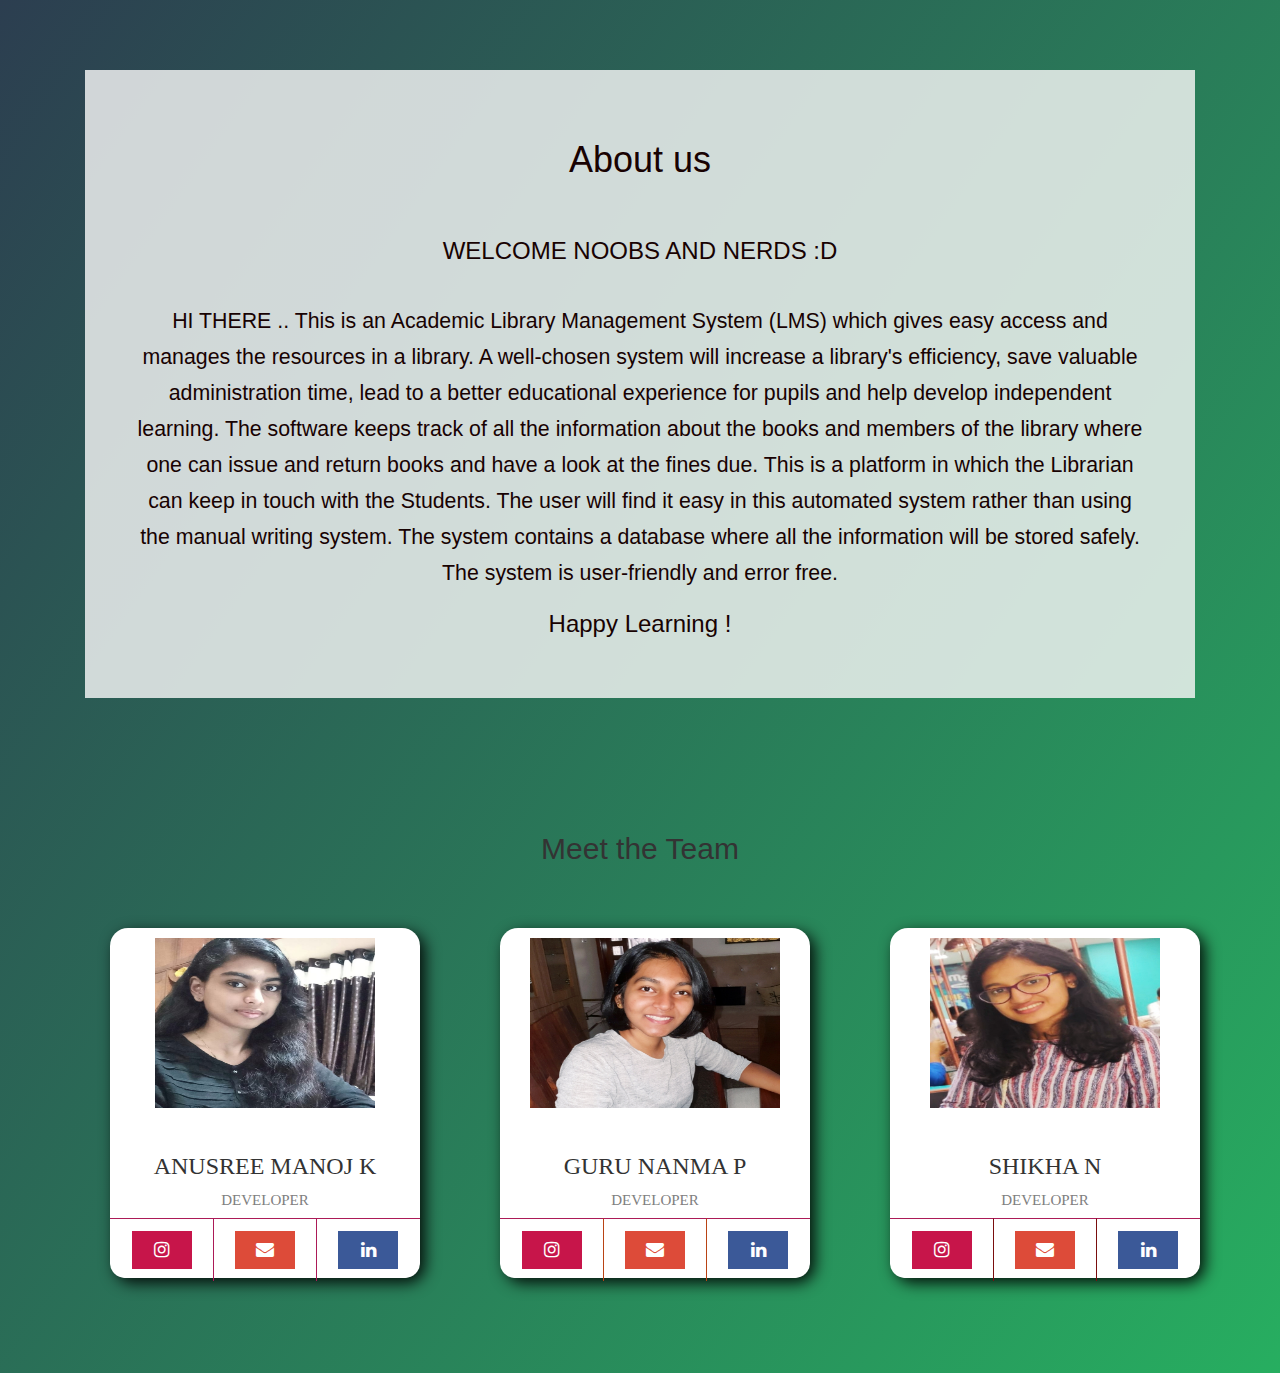
<file: about_us.html>
<!DOCTYPE html>
<html>
<head>
    <meta charset="utf-8">
    <title>About|Us</title>
   <meta name="viewport" content="width=device-width, initial-scale=1">
<link rel="stylesheet" href="https://cdnjs.cloudflare.com/ajax/libs/font-awesome/4.7.0/css/font-awesome.min.css">
<link rel="stylesheet" href="https://maxcdn.bootstrapcdn.com/bootstrap/3.4.1/css/bootstrap.min.css">
  <script src="https://ajax.googleapis.com/ajax/libs/jquery/3.4.1/jquery.min.js"></script>
  <script src="https://maxcdn.bootstrapcdn.com/bootstrap/3.4.1/js/bootstrap.min.js"></script>
  <link rel="stylesheet" href="https://cdnjs.cloudflare.com/ajax/libs/animate.css/3.7.0/animate.min.css">
<link rel="stylesheet" href="about_us.css">
<style>

</style>
</head>
<body>

  <div class="about-section header">
  <h1 id="bs"  class="animated bounceInUp "> About us </h1>
  
  <br>
 
  <h2 id="bs"  class=" f1 animated bounceInLeft">WELCOME NOOBS AND NERDS :D</h2>

  <br>
  <p class="lines">HI THERE .. This is an Academic Library Management System (LMS) which gives easy access and manages the resources in a library. A well-chosen system will increase a library's efficiency, save valuable administration time, lead to a better educational experience for pupils and help develop independent learning.
      The software keeps track of all the information about the books and members of the library where one can issue and return books and have a look at the fines due. This is a platform in which the Librarian can keep in touch with the Students.
      The user will find it easy in this automated system rather than using the manual writing system. The system contains a database where all the information will be stored safely. The system is user-friendly and error free.<p>
     <h2 id="bs" class=" f1 animated bounceInRight"> Happy Learning ! </h2>
    </div>
<br>
<br><br><br>
<h2 style="text-align:center" >Meet the Team</h2>
<br>
<div class="container">
    <div class="row">
    <div class="col-md-4 col-sm-3 col-xs-5">
<div class="card">
    <div class="card-image"></div>
    <div class="card-text">
      
      <h3>ANUSREE MANOJ K</h3>
      <p>DEVELOPER</p>
    </div>
    <div class="card-stats">
      <div class="stat">
        <div class="value"><a href="https://www.instagram.com/anusreekmanoj" class="fa fa-instagram"></a></div>
        
      </div>
      <div class="stat border">
          <div class="value"><a href=" https://mail.google.com/mail/?view=cm&fs=1&to=anusreek.cs18@bmsce.ac.in" class="fa fa-envelope"></a></div>
      </div>
      <div class="stat">
          <div class="value"><a href="https://linkedin.com/in/anusree-k-5a2951197" class="fa fa-linkedin"></a></div>
      </div>
    </div>
  </div>
  </div>
  <div class="col-md-4 col-sm-3 col-xs-5">
  <div class="card">
    <div class="card-image card2"></div>
    <div class="card-text ">
      
      <h3>GURU NANMA P</h3>
      <p>DEVELOPER</p>
    </div>
    <div class="card-stats card2">
      <div class="stat">
          <div class="value"><a href="https://www.instagram.com/guru_nanma" class="fa fa-instagram"></a></div>
          
        </div>
        <div class="stat border">
            <div class="value"><a href="https://mail.google.com/mail/?view=cm&fs=1&to=nanma.cs18@bmsce.ac.in" class="fa fa-envelope"></a></div>
        </div>
        <div class="stat">
            <div class="value"><a href="https://www.linkedin.com/in/guru-nanma-24486b176" class="fa fa-linkedin"></a></div>
        </div>
    </div>
  </div>
  </div>
  <div class="col-md-4 col-sm-3 col-xs-5">
  <div class="card">
      <div class="card-image card3"></div>
      <div class="card-text ">
        
        <h3>SHIKHA N</h3>
        <p>DEVELOPER</p>
      </div>
      <div class="card-stats card3">
          <div class="stat">
              <div class="value"><a href="https://www.instagram.com/shikhanagesh.25" class="fa fa-instagram"></a></div>
              
            </div>
            <div class="stat border">
                <div class="value"><a href="
                  https://mail.google.com/mail/?view=cm&fs=1&to=shikha.cs18@bmsce.ac.in" class="fa fa-envelope"></a></div>
            </div>
            <div class="stat">
                <div class="value"><a href="https://www.linkedin.com/in/shikha-n-b39597192" class="fa fa-linkedin"></a></div>
            </div>
      </div>
    </div>
    </div>
    </div>
    </div>
</body>
</html>
</file>
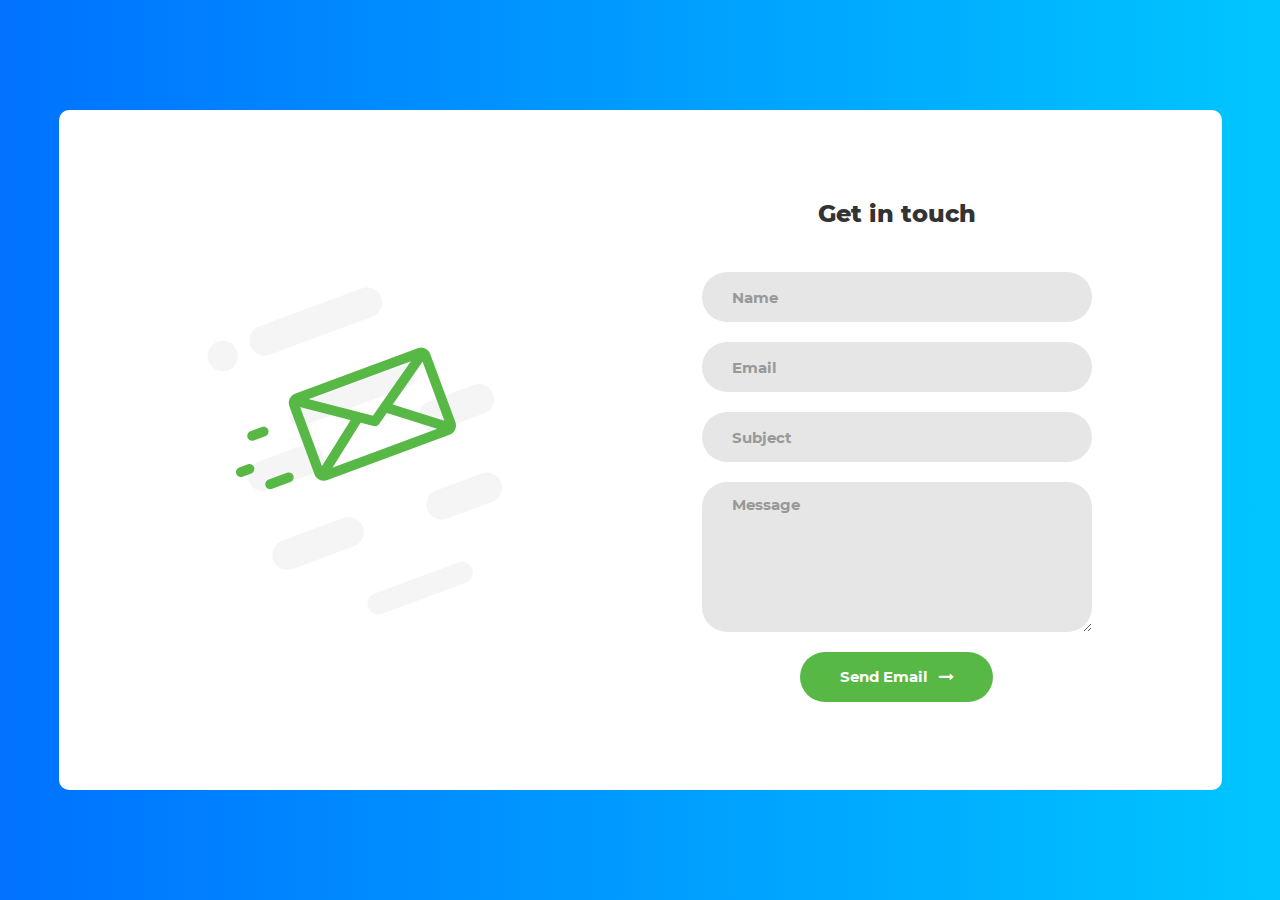
<file: feedback.html>
<!DOCTYPE html>
<html lang="en">
  <head>
    <title>Contact V1</title>
    <meta charset="UTF-8" />
    <meta name="viewport" content="width=device-width, initial-scale=1" />
    <!--===============================================================================================-->
    <link rel="icon" type="image/png" href="images/icons/favicon.ico" />
    <!--===============================================================================================-->
    <link
      rel="stylesheet"
      type="text/css"
      href="vendor/bootstrap/css/bootstrap.min.css"
    />
    <!--===============================================================================================-->
    <link
      rel="stylesheet"
      type="text/css"
      href="fonts/font-awesome-4.7.0/css/font-awesome.min.css"
    />
    <!--===============================================================================================-->
    <link rel="stylesheet" type="text/css" href="vendor/animate/animate.css" />
    <!--===============================================================================================-->
    <link
      rel="stylesheet"
      type="text/css"
      href="vendor/css-hamburgers/hamburgers.min.css"
    />
    <!--===============================================================================================-->
    <link
      rel="stylesheet"
      type="text/css"
      href="vendor/select2/select2.min.css"
    />
    <!--===============================================================================================-->
    <link rel="stylesheet" type="text/css" href="css/util.css" />
    <link rel="stylesheet" type="text/css" href="css/main.css" />
    <!--===============================================================================================-->
  </head>
  <body>
    <div class="contact1">
      <div class="container-contact1">
        <div class="contact1-pic js-tilt" data-tilt>
          <img src="images/img-01.png" alt="IMG" />
        </div>

        <form
          class="contact1-form validate-form"
          action="https://script.google.com/macros/s/AKfycbwE8cs4kWijpqDOUE8JwWdEV-R56XUGnSuU68BEzA/exec"
          method="POST"
        >
          <span class="contact1-form-title">
            Get in touch
          </span>

          <div
            class="wrap-input1 validate-input"
            data-validate="Name is required"
          >
            <input
              class="input1"
              type="text"
              name="name"
              placeholder="Name"
              required=""
            />
            <span class="shadow-input1"></span>
          </div>

          <div
            class="wrap-input1 validate-input"
            data-validate="Valid email is required: ex@abc.xyz"
          >
            <input
              class="input1"
              type="text"
              name="email"
              placeholder="Email"
              required=""
            />
            <span class="shadow-input1"></span>
          </div>

          <div
            class="wrap-input1 validate-input"
            data-validate="Subject is required"
          >
            <input
              class="input1"
              type="text"
              name="subject"
              placeholder="Subject"
              required=""
            />
            <span class="shadow-input1"></span>
          </div>

          <div
            class="wrap-input1 validate-input"
            data-validate="Message is required"
          >
            <textarea
              class="input1"
              name="message"
              placeholder="Message"
              required=""
            ></textarea>

            <span class="shadow-input1"></span>
          </div>

          <div class="container-contact1-form-btn">
            <button class="contact1-form-btn" name="submit">
              <span>
                Send Email
                <i class="fa fa-long-arrow-right" aria-hidden="true"></i>
              </span>
            </button>
          </div>
        </form>
      </div>
    </div>

    <!--===============================================================================================-->
    <script src="vendor/jquery/jquery-3.2.1.min.js"></script>
    <!--===============================================================================================-->
    <script src="vendor/bootstrap/js/popper.js"></script>
    <script src="vendor/bootstrap/js/bootstrap.min.js"></script>
    <!--===============================================================================================-->
    <script src="vendor/select2/select2.min.js"></script>
    <!--===============================================================================================-->
    <script src="vendor/tilt/tilt.jquery.min.js"></script>
    <script>
      $(".js-tilt").tilt({
        scale: 1.1,
      });
    </script>

    <!-- Global site tag (gtag.js) - Google Analytics -->
    <script
      async
      src="https://www.googletagmanager.com/gtag/js?id=UA-23581568-13"
    ></script>
    <script>
      window.dataLayer = window.dataLayer || [];
      function gtag() {
        dataLayer.push(arguments);
      }
      gtag("js", new Date());

      gtag("config", "UA-23581568-13");
    </script>

    <!--===============================================================================================-->
    <script src="js/main.js"></script>
  </body>
</html>
</file>
<file: about_us.css>
/*#f1f1f18a*/
  .header {
    background-color: rgba(245, 245, 245, 0.822);
    padding: 20px;
    text-align: center;
  }
  body{
    margin: 0;
    padding: 70px;
    font-family: "Arial Black", Gadget, sans-serif;
    background-image: linear-gradient(125deg,#2c3e50,#27ae60,#3198dd,rgb(218, 113, 183),#8e44ad);
    background-size: 400% 400%;
    animation: bganimation 12s infinite;
    font-size: 15pt;
  }
  
  
  @keyframes bganimation {
    0%{
      background-position: 0% 50%;
    }
    50%{
      background-position: 100% 50%;
    }
    100%{
      background-position: 0% 50%;
    }
  }
  
  html {
    box-sizing: border-box;
  }
  
  *, *:before, *:after {
    box-sizing: inherit;
  }
  
  .f1{
    font-family: "Comic Sans MS", cursive, sans-serif;
    font-size: 18pt;
  }
  #bs{
      text-align: center;
  }
  
  
  
 
  .about-section {
    padding: 50px;
    
    border-style: outset;
  border: gray;
    /*background-image: linear-gradient(rgb(116, 238, 197));*/
    color:rgb(24, 2, 2);
    margin-right: 15px;
    margin-left: 15px;
    
    
    
  }
  .lines{
    font-family: "Lucida Sans Unicode", "Lucida Grande", sans-serif;
    font-size: 16pt;
    line-height: 36px;
    text-align: center;
    font-weight:180;
    
      }
  
  .container1 {
    padding: 0 16px;
  }
  
  
  .title {
    color: grey;
    
  }
  
  .card {
    display: grid;
    padding-top:10px;
    grid-template-columns: 310px;
    grid-template-rows: 170px 110px 60px;
    grid-template-areas: "image" "text" "stats";
  
    border-radius: 18px;
    background: white;
    box-shadow: 5px 5px 15px rgba(0,0,0,0.9);
    font-family: roboto;
    text-align: center;
    
  
    transition: 0.5s ease;
    cursor: pointer;
    margin:25px;
  }
  .card-image {
    
    background-image: url("images/anu.jpg");
    background-repeat: no-repeat;
    background-position:center;
 background-size: 220px 200px;
  }
  
  .card-text {
    grid-area: text;
    margin: 25px;
  }
  
  .card-text p {
    color: grey;
    font-size:15px;
    font-weight: 300;
  }
  .card-text h2 {
    margin-top:5px;
    font-size:20px;
  }
  .card-stats {
    grid-area: stats; 
    display: grid;
    grid-template-columns: 1fr 1fr 1fr;
    grid-template-rows: 1fr;
    border-bottom-left-radius: 15px;
    border-bottom-right-radius: 15px;
    background: white;
  }
  .card-stats .stat {
    padding:10px;
    display: flex;
    align-items: center;
    justify-content: center;
    flex-direction: column;
    color: white;
    border-top:1px solid rgb(172, 26, 87);
  }
  .card-stats .border {
    border-left: 1px solid rgb(172, 26, 87);
    border-right: 1px solid rgb(172, 26, 87);
   
  }
  .card-stats .value{
    font-size:22px;
    font-weight: 500;
  }
  .card-stats .value sup{
    font-size:12px;
  }
  .card-stats .type{
    font-size:11px;
    font-weight: 300;
    text-transform: uppercase;
  }
  .card:hover {
    transform: scale(1.15);
    box-shadow: 5px 5px 15px rgba(0,0,0,0.6);
  }
  
  /*card2*/
  .card-image.card2 {
    
    background: url("images/nanma.jpg");
    background-repeat: no-repeat;
    background-position: center;
    background-size: 250px 200px;
  }
  
  .card-stats.card2 .border {
    border-left: 1px solid rgb(185, 67, 20);
    border-right: 1px solid rgb(185, 67, 20);
   
  }
  .card-stats.card2 {
    background: white;
  }
  /*card3*/
  .card-image.card3 {
    background: url("images/shikha.jpg");
    background-repeat: no-repeat;
    background-position: center;
    background-size: 230px 200px;
   
  }
  
  .card-stats.card3 .border {
    border-left: 1px solid rgb(122, 14, 14);
    border-right: 1px solid rgb(122, 14, 14);
   
  }
  .card-stats.card3 {
    background:white;
  }
  .fa {
    padding: 10px;
   text-align: center;
    font-size: 18px;
    width: 60px;
   text-decoration: none;
   display: inline-block;
   margin: 2px 2px;
  
   
  }
  .fa:hover {
    opacity: 1;
    
    color:black;
}
  .fa-linkedin {
    background: #3B5998;
    color: white;
  }
  
  .fa-instagram{
      background: rgb(199, 21, 74);
    color: white;
  }
  
  .fa-envelope{
    background: #dd4b39;
    color: white;
  }
  .center{
      display: block;
    margin-left: auto;
    margin-right: auto;
    
  }
</file>
<file: css/util.css>
/*[ FONT SIZE ]
///////////////////////////////////////////////////////////
*/
.fs-1 {font-size: 1px;}
.fs-2 {font-size: 2px;}
.fs-3 {font-size: 3px;}
.fs-4 {font-size: 4px;}
.fs-5 {font-size: 5px;}
.fs-6 {font-size: 6px;}
.fs-7 {font-size: 7px;}
.fs-8 {font-size: 8px;}
.fs-9 {font-size: 9px;}
.fs-10 {font-size: 10px;}
.fs-11 {font-size: 11px;}
.fs-12 {font-size: 12px;}
.fs-13 {font-size: 13px;}
.fs-14 {font-size: 14px;}
.fs-15 {font-size: 15px;}
.fs-16 {font-size: 16px;}
.fs-17 {font-size: 17px;}
.fs-18 {font-size: 18px;}
.fs-19 {font-size: 19px;}
.fs-20 {font-size: 20px;}
.fs-21 {font-size: 21px;}
.fs-22 {font-size: 22px;}
.fs-23 {font-size: 23px;}
.fs-24 {font-size: 24px;}
.fs-25 {font-size: 25px;}
.fs-26 {font-size: 26px;}
.fs-27 {font-size: 27px;}
.fs-28 {font-size: 28px;}
.fs-29 {font-size: 29px;}
.fs-30 {font-size: 30px;}
.fs-31 {font-size: 31px;}
.fs-32 {font-size: 32px;}
.fs-33 {font-size: 33px;}
.fs-34 {font-size: 34px;}
.fs-35 {font-size: 35px;}
.fs-36 {font-size: 36px;}
.fs-37 {font-size: 37px;}
.fs-38 {font-size: 38px;}
.fs-39 {font-size: 39px;}
.fs-40 {font-size: 40px;}
.fs-41 {font-size: 41px;}
.fs-42 {font-size: 42px;}
.fs-43 {font-size: 43px;}
.fs-44 {font-size: 44px;}
.fs-45 {font-size: 45px;}
.fs-46 {font-size: 46px;}
.fs-47 {font-size: 47px;}
.fs-48 {font-size: 48px;}
.fs-49 {font-size: 49px;}
.fs-50 {font-size: 50px;}
.fs-51 {font-size: 51px;}
.fs-52 {font-size: 52px;}
.fs-53 {font-size: 53px;}
.fs-54 {font-size: 54px;}
.fs-55 {font-size: 55px;}
.fs-56 {font-size: 56px;}
.fs-57 {font-size: 57px;}
.fs-58 {font-size: 58px;}
.fs-59 {font-size: 59px;}
.fs-60 {font-size: 60px;}
.fs-61 {font-size: 61px;}
.fs-62 {font-size: 62px;}
.fs-63 {font-size: 63px;}
.fs-64 {font-size: 64px;}
.fs-65 {font-size: 65px;}
.fs-66 {font-size: 66px;}
.fs-67 {font-size: 67px;}
.fs-68 {font-size: 68px;}
.fs-69 {font-size: 69px;}
.fs-70 {font-size: 70px;}
.fs-71 {font-size: 71px;}
.fs-72 {font-size: 72px;}
.fs-73 {font-size: 73px;}
.fs-74 {font-size: 74px;}
.fs-75 {font-size: 75px;}
.fs-76 {font-size: 76px;}
.fs-77 {font-size: 77px;}
.fs-78 {font-size: 78px;}
.fs-79 {font-size: 79px;}
.fs-80 {font-size: 80px;}
.fs-81 {font-size: 81px;}
.fs-82 {font-size: 82px;}
.fs-83 {font-size: 83px;}
.fs-84 {font-size: 84px;}
.fs-85 {font-size: 85px;}
.fs-86 {font-size: 86px;}
.fs-87 {font-size: 87px;}
.fs-88 {font-size: 88px;}
.fs-89 {font-size: 89px;}
.fs-90 {font-size: 90px;}
.fs-91 {font-size: 91px;}
.fs-92 {font-size: 92px;}
.fs-93 {font-size: 93px;}
.fs-94 {font-size: 94px;}
.fs-95 {font-size: 95px;}
.fs-96 {font-size: 96px;}
.fs-97 {font-size: 97px;}
.fs-98 {font-size: 98px;}
.fs-99 {font-size: 99px;}
.fs-100 {font-size: 100px;}
.fs-101 {font-size: 101px;}
.fs-102 {font-size: 102px;}
.fs-103 {font-size: 103px;}
.fs-104 {font-size: 104px;}
.fs-105 {font-size: 105px;}
.fs-106 {font-size: 106px;}
.fs-107 {font-size: 107px;}
.fs-108 {font-size: 108px;}
.fs-109 {font-size: 109px;}
.fs-110 {font-size: 110px;}
.fs-111 {font-size: 111px;}
.fs-112 {font-size: 112px;}
.fs-113 {font-size: 113px;}
.fs-114 {font-size: 114px;}
.fs-115 {font-size: 115px;}
.fs-116 {font-size: 116px;}
.fs-117 {font-size: 117px;}
.fs-118 {font-size: 118px;}
.fs-119 {font-size: 119px;}
.fs-120 {font-size: 120px;}
.fs-121 {font-size: 121px;}
.fs-122 {font-size: 122px;}
.fs-123 {font-size: 123px;}
.fs-124 {font-size: 124px;}
.fs-125 {font-size: 125px;}
.fs-126 {font-size: 126px;}
.fs-127 {font-size: 127px;}
.fs-128 {font-size: 128px;}
.fs-129 {font-size: 129px;}
.fs-130 {font-size: 130px;}
.fs-131 {font-size: 131px;}
.fs-132 {font-size: 132px;}
.fs-133 {font-size: 133px;}
.fs-134 {font-size: 134px;}
.fs-135 {font-size: 135px;}
.fs-136 {font-size: 136px;}
.fs-137 {font-size: 137px;}
.fs-138 {font-size: 138px;}
.fs-139 {font-size: 139px;}
.fs-140 {font-size: 140px;}
.fs-141 {font-size: 141px;}
.fs-142 {font-size: 142px;}
.fs-143 {font-size: 143px;}
.fs-144 {font-size: 144px;}
.fs-145 {font-size: 145px;}
.fs-146 {font-size: 146px;}
.fs-147 {font-size: 147px;}
.fs-148 {font-size: 148px;}
.fs-149 {font-size: 149px;}
.fs-150 {font-size: 150px;}
.fs-151 {font-size: 151px;}
.fs-152 {font-size: 152px;}
.fs-153 {font-size: 153px;}
.fs-154 {font-size: 154px;}
.fs-155 {font-size: 155px;}
.fs-156 {font-size: 156px;}
.fs-157 {font-size: 157px;}
.fs-158 {font-size: 158px;}
.fs-159 {font-size: 159px;}
.fs-160 {font-size: 160px;}
.fs-161 {font-size: 161px;}
.fs-162 {font-size: 162px;}
.fs-163 {font-size: 163px;}
.fs-164 {font-size: 164px;}
.fs-165 {font-size: 165px;}
.fs-166 {font-size: 166px;}
.fs-167 {font-size: 167px;}
.fs-168 {font-size: 168px;}
.fs-169 {font-size: 169px;}
.fs-170 {font-size: 170px;}
.fs-171 {font-size: 171px;}
.fs-172 {font-size: 172px;}
.fs-173 {font-size: 173px;}
.fs-174 {font-size: 174px;}
.fs-175 {font-size: 175px;}
.fs-176 {font-size: 176px;}
.fs-177 {font-size: 177px;}
.fs-178 {font-size: 178px;}
.fs-179 {font-size: 179px;}
.fs-180 {font-size: 180px;}
.fs-181 {font-size: 181px;}
.fs-182 {font-size: 182px;}
.fs-183 {font-size: 183px;}
.fs-184 {font-size: 184px;}
.fs-185 {font-size: 185px;}
.fs-186 {font-size: 186px;}
.fs-187 {font-size: 187px;}
.fs-188 {font-size: 188px;}
.fs-189 {font-size: 189px;}
.fs-190 {font-size: 190px;}
.fs-191 {font-size: 191px;}
.fs-192 {font-size: 192px;}
.fs-193 {font-size: 193px;}
.fs-194 {font-size: 194px;}
.fs-195 {font-size: 195px;}
.fs-196 {font-size: 196px;}
.fs-197 {font-size: 197px;}
.fs-198 {font-size: 198px;}
.fs-199 {font-size: 199px;}
.fs-200 {font-size: 200px;}

/*[ PADDING ]
///////////////////////////////////////////////////////////
*/
.p-t-0 {padding-top: 0px;}
.p-t-1 {padding-top: 1px;}
.p-t-2 {padding-top: 2px;}
.p-t-3 {padding-top: 3px;}
.p-t-4 {padding-top: 4px;}
.p-t-5 {padding-top: 5px;}
.p-t-6 {padding-top: 6px;}
.p-t-7 {padding-top: 7px;}
.p-t-8 {padding-top: 8px;}
.p-t-9 {padding-top: 9px;}
.p-t-10 {padding-top: 10px;}
.p-t-11 {padding-top: 11px;}
.p-t-12 {padding-top: 12px;}
.p-t-13 {padding-top: 13px;}
.p-t-14 {padding-top: 14px;}
.p-t-15 {padding-top: 15px;}
.p-t-16 {padding-top: 16px;}
.p-t-17 {padding-top: 17px;}
.p-t-18 {padding-top: 18px;}
.p-t-19 {padding-top: 19px;}
.p-t-20 {padding-top: 20px;}
.p-t-21 {padding-top: 21px;}
.p-t-22 {padding-top: 22px;}
.p-t-23 {padding-top: 23px;}
.p-t-24 {padding-top: 24px;}
.p-t-25 {padding-top: 25px;}
.p-t-26 {padding-top: 26px;}
.p-t-27 {padding-top: 27px;}
.p-t-28 {padding-top: 28px;}
.p-t-29 {padding-top: 29px;}
.p-t-30 {padding-top: 30px;}
.p-t-31 {padding-top: 31px;}
.p-t-32 {padding-top: 32px;}
.p-t-33 {padding-top: 33px;}
.p-t-34 {padding-top: 34px;}
.p-t-35 {padding-top: 35px;}
.p-t-36 {padding-top: 36px;}
.p-t-37 {padding-top: 37px;}
.p-t-38 {padding-top: 38px;}
.p-t-39 {padding-top: 39px;}
.p-t-40 {padding-top: 40px;}
.p-t-41 {padding-top: 41px;}
.p-t-42 {padding-top: 42px;}
.p-t-43 {padding-top: 43px;}
.p-t-44 {padding-top: 44px;}
.p-t-45 {padding-top: 45px;}
.p-t-46 {padding-top: 46px;}
.p-t-47 {padding-top: 47px;}
.p-t-48 {padding-top: 48px;}
.p-t-49 {padding-top: 49px;}
.p-t-50 {padding-top: 50px;}
.p-t-51 {padding-top: 51px;}
.p-t-52 {padding-top: 52px;}
.p-t-53 {padding-top: 53px;}
.p-t-54 {padding-top: 54px;}
.p-t-55 {padding-top: 55px;}
.p-t-56 {padding-top: 56px;}
.p-t-57 {padding-top: 57px;}
.p-t-58 {padding-top: 58px;}
.p-t-59 {padding-top: 59px;}
.p-t-60 {padding-top: 60px;}
.p-t-61 {padding-top: 61px;}
.p-t-62 {padding-top: 62px;}
.p-t-63 {padding-top: 63px;}
.p-t-64 {padding-top: 64px;}
.p-t-65 {padding-top: 65px;}
.p-t-66 {padding-top: 66px;}
.p-t-67 {padding-top: 67px;}
.p-t-68 {padding-top: 68px;}
.p-t-69 {padding-top: 69px;}
.p-t-70 {padding-top: 70px;}
.p-t-71 {padding-top: 71px;}
.p-t-72 {padding-top: 72px;}
.p-t-73 {padding-top: 73px;}
.p-t-74 {padding-top: 74px;}
.p-t-75 {padding-top: 75px;}
.p-t-76 {padding-top: 76px;}
.p-t-77 {padding-top: 77px;}
.p-t-78 {padding-top: 78px;}
.p-t-79 {padding-top: 79px;}
.p-t-80 {padding-top: 80px;}
.p-t-81 {padding-top: 81px;}
.p-t-82 {padding-top: 82px;}
.p-t-83 {padding-top: 83px;}
.p-t-84 {padding-top: 84px;}
.p-t-85 {padding-top: 85px;}
.p-t-86 {padding-top: 86px;}
.p-t-87 {padding-top: 87px;}
.p-t-88 {padding-top: 88px;}
.p-t-89 {padding-top: 89px;}
.p-t-90 {padding-top: 90px;}
.p-t-91 {padding-top: 91px;}
.p-t-92 {padding-top: 92px;}
.p-t-93 {padding-top: 93px;}
.p-t-94 {padding-top: 94px;}
.p-t-95 {padding-top: 95px;}
.p-t-96 {padding-top: 96px;}
.p-t-97 {padding-top: 97px;}
.p-t-98 {padding-top: 98px;}
.p-t-99 {padding-top: 99px;}
.p-t-100 {padding-top: 100px;}
.p-t-101 {padding-top: 101px;}
.p-t-102 {padding-top: 102px;}
.p-t-103 {padding-top: 103px;}
.p-t-104 {padding-top: 104px;}
.p-t-105 {padding-top: 105px;}
.p-t-106 {padding-top: 106px;}
.p-t-107 {padding-top: 107px;}
.p-t-108 {padding-top: 108px;}
.p-t-109 {padding-top: 109px;}
.p-t-110 {padding-top: 110px;}
.p-t-111 {padding-top: 111px;}
.p-t-112 {padding-top: 112px;}
.p-t-113 {padding-top: 113px;}
.p-t-114 {padding-top: 114px;}
.p-t-115 {padding-top: 115px;}
.p-t-116 {padding-top: 116px;}
.p-t-117 {padding-top: 117px;}
.p-t-118 {padding-top: 118px;}
.p-t-119 {padding-top: 119px;}
.p-t-120 {padding-top: 120px;}
.p-t-121 {padding-top: 121px;}
.p-t-122 {padding-top: 122px;}
.p-t-123 {padding-top: 123px;}
.p-t-124 {padding-top: 124px;}
.p-t-125 {padding-top: 125px;}
.p-t-126 {padding-top: 126px;}
.p-t-127 {padding-top: 127px;}
.p-t-128 {padding-top: 128px;}
.p-t-129 {padding-top: 129px;}
.p-t-130 {padding-top: 130px;}
.p-t-131 {padding-top: 131px;}
.p-t-132 {padding-top: 132px;}
.p-t-133 {padding-top: 133px;}
.p-t-134 {padding-top: 134px;}
.p-t-135 {padding-top: 135px;}
.p-t-136 {padding-top: 136px;}
.p-t-137 {padding-top: 137px;}
.p-t-138 {padding-top: 138px;}
.p-t-139 {padding-top: 139px;}
.p-t-140 {padding-top: 140px;}
.p-t-141 {padding-top: 141px;}
.p-t-142 {padding-top: 142px;}
.p-t-143 {padding-top: 143px;}
.p-t-144 {padding-top: 144px;}
.p-t-145 {padding-top: 145px;}
.p-t-146 {padding-top: 146px;}
.p-t-147 {padding-top: 147px;}
.p-t-148 {padding-top: 148px;}
.p-t-149 {padding-top: 149px;}
.p-t-150 {padding-top: 150px;}
.p-t-151 {padding-top: 151px;}
.p-t-152 {padding-top: 152px;}
.p-t-153 {padding-top: 153px;}
.p-t-154 {padding-top: 154px;}
.p-t-155 {padding-top: 155px;}
.p-t-156 {padding-top: 156px;}
.p-t-157 {padding-top: 157px;}
.p-t-158 {padding-top: 158px;}
.p-t-159 {padding-top: 159px;}
.p-t-160 {padding-top: 160px;}
.p-t-161 {padding-top: 161px;}
.p-t-162 {padding-top: 162px;}
.p-t-163 {padding-top: 163px;}
.p-t-164 {padding-top: 164px;}
.p-t-165 {padding-top: 165px;}
.p-t-166 {padding-top: 166px;}
.p-t-167 {padding-top: 167px;}
.p-t-168 {padding-top: 168px;}
.p-t-169 {padding-top: 169px;}
.p-t-170 {padding-top: 170px;}
.p-t-171 {padding-top: 171px;}
.p-t-172 {padding-top: 172px;}
.p-t-173 {padding-top: 173px;}
.p-t-174 {padding-top: 174px;}
.p-t-175 {padding-top: 175px;}
.p-t-176 {padding-top: 176px;}
.p-t-177 {padding-top: 177px;}
.p-t-178 {padding-top: 178px;}
.p-t-179 {padding-top: 179px;}
.p-t-180 {padding-top: 180px;}
.p-t-181 {padding-top: 181px;}
.p-t-182 {padding-top: 182px;}
.p-t-183 {padding-top: 183px;}
.p-t-184 {padding-top: 184px;}
.p-t-185 {padding-top: 185px;}
.p-t-186 {padding-top: 186px;}
.p-t-187 {padding-top: 187px;}
.p-t-188 {padding-top: 188px;}
.p-t-189 {padding-top: 189px;}
.p-t-190 {padding-top: 190px;}
.p-t-191 {padding-top: 191px;}
.p-t-192 {padding-top: 192px;}
.p-t-193 {padding-top: 193px;}
.p-t-194 {padding-top: 194px;}
.p-t-195 {padding-top: 195px;}
.p-t-196 {padding-top: 196px;}
.p-t-197 {padding-top: 197px;}
.p-t-198 {padding-top: 198px;}
.p-t-199 {padding-top: 199px;}
.p-t-200 {padding-top: 200px;}
.p-t-201 {padding-top: 201px;}
.p-t-202 {padding-top: 202px;}
.p-t-203 {padding-top: 203px;}
.p-t-204 {padding-top: 204px;}
.p-t-205 {padding-top: 205px;}
.p-t-206 {padding-top: 206px;}
.p-t-207 {padding-top: 207px;}
.p-t-208 {padding-top: 208px;}
.p-t-209 {padding-top: 209px;}
.p-t-210 {padding-top: 210px;}
.p-t-211 {padding-top: 211px;}
.p-t-212 {padding-top: 212px;}
.p-t-213 {padding-top: 213px;}
.p-t-214 {padding-top: 214px;}
.p-t-215 {padding-top: 215px;}
.p-t-216 {padding-top: 216px;}
.p-t-217 {padding-top: 217px;}
.p-t-218 {padding-top: 218px;}
.p-t-219 {padding-top: 219px;}
.p-t-220 {padding-top: 220px;}
.p-t-221 {padding-top: 221px;}
.p-t-222 {padding-top: 222px;}
.p-t-223 {padding-top: 223px;}
.p-t-224 {padding-top: 224px;}
.p-t-225 {padding-top: 225px;}
.p-t-226 {padding-top: 226px;}
.p-t-227 {padding-top: 227px;}
.p-t-228 {padding-top: 228px;}
.p-t-229 {padding-top: 229px;}
.p-t-230 {padding-top: 230px;}
.p-t-231 {padding-top: 231px;}
.p-t-232 {padding-top: 232px;}
.p-t-233 {padding-top: 233px;}
.p-t-234 {padding-top: 234px;}
.p-t-235 {padding-top: 235px;}
.p-t-236 {padding-top: 236px;}
.p-t-237 {padding-top: 237px;}
.p-t-238 {padding-top: 238px;}
.p-t-239 {padding-top: 239px;}
.p-t-240 {padding-top: 240px;}
.p-t-241 {padding-top: 241px;}
.p-t-242 {padding-top: 242px;}
.p-t-243 {padding-top: 243px;}
.p-t-244 {padding-top: 244px;}
.p-t-245 {padding-top: 245px;}
.p-t-246 {padding-top: 246px;}
.p-t-247 {padding-top: 247px;}
.p-t-248 {padding-top: 248px;}
.p-t-249 {padding-top: 249px;}
.p-t-250 {padding-top: 250px;}
.p-b-0 {padding-bottom: 0px;}
.p-b-1 {padding-bottom: 1px;}
.p-b-2 {padding-bottom: 2px;}
.p-b-3 {padding-bottom: 3px;}
.p-b-4 {padding-bottom: 4px;}
.p-b-5 {padding-bottom: 5px;}
.p-b-6 {padding-bottom: 6px;}
.p-b-7 {padding-bottom: 7px;}
.p-b-8 {padding-bottom: 8px;}
.p-b-9 {padding-bottom: 9px;}
.p-b-10 {padding-bottom: 10px;}
.p-b-11 {padding-bottom: 11px;}
.p-b-12 {padding-bottom: 12px;}
.p-b-13 {padding-bottom: 13px;}
.p-b-14 {padding-bottom: 14px;}
.p-b-15 {padding-bottom: 15px;}
.p-b-16 {padding-bottom: 16px;}
.p-b-17 {padding-bottom: 17px;}
.p-b-18 {padding-bottom: 18px;}
.p-b-19 {padding-bottom: 19px;}
.p-b-20 {padding-bottom: 20px;}
.p-b-21 {padding-bottom: 21px;}
.p-b-22 {padding-bottom: 22px;}
.p-b-23 {padding-bottom: 23px;}
.p-b-24 {padding-bottom: 24px;}
.p-b-25 {padding-bottom: 25px;}
.p-b-26 {padding-bottom: 26px;}
.p-b-27 {padding-bottom: 27px;}
.p-b-28 {padding-bottom: 28px;}
.p-b-29 {padding-bottom: 29px;}
.p-b-30 {padding-bottom: 30px;}
.p-b-31 {padding-bottom: 31px;}
.p-b-32 {padding-bottom: 32px;}
.p-b-33 {padding-bottom: 33px;}
.p-b-34 {padding-bottom: 34px;}
.p-b-35 {padding-bottom: 35px;}
.p-b-36 {padding-bottom: 36px;}
.p-b-37 {padding-bottom: 37px;}
.p-b-38 {padding-bottom: 38px;}
.p-b-39 {padding-bottom: 39px;}
.p-b-40 {padding-bottom: 40px;}
.p-b-41 {padding-bottom: 41px;}
.p-b-42 {padding-bottom: 42px;}
.p-b-43 {padding-bottom: 43px;}
.p-b-44 {padding-bottom: 44px;}
.p-b-45 {padding-bottom: 45px;}
.p-b-46 {padding-bottom: 46px;}
.p-b-47 {padding-bottom: 47px;}
.p-b-48 {padding-bottom: 48px;}
.p-b-49 {padding-bottom: 49px;}
.p-b-50 {padding-bottom: 50px;}
.p-b-51 {padding-bottom: 51px;}
.p-b-52 {padding-bottom: 52px;}
.p-b-53 {padding-bottom: 53px;}
.p-b-54 {padding-bottom: 54px;}
.p-b-55 {padding-bottom: 55px;}
.p-b-56 {padding-bottom: 56px;}
.p-b-57 {padding-bottom: 57px;}
.p-b-58 {padding-bottom: 58px;}
.p-b-59 {padding-bottom: 59px;}
.p-b-60 {padding-bottom: 60px;}
.p-b-61 {padding-bottom: 61px;}
.p-b-62 {padding-bottom: 62px;}
.p-b-63 {padding-bottom: 63px;}
.p-b-64 {padding-bottom: 64px;}
.p-b-65 {padding-bottom: 65px;}
.p-b-66 {padding-bottom: 66px;}
.p-b-67 {padding-bottom: 67px;}
.p-b-68 {padding-bottom: 68px;}
.p-b-69 {padding-bottom: 69px;}
.p-b-70 {padding-bottom: 70px;}
.p-b-71 {padding-bottom: 71px;}
.p-b-72 {padding-bottom: 72px;}
.p-b-73 {padding-bottom: 73px;}
.p-b-74 {padding-bottom: 74px;}
.p-b-75 {padding-bottom: 75px;}
.p-b-76 {padding-bottom: 76px;}
.p-b-77 {padding-bottom: 77px;}
.p-b-78 {padding-bottom: 78px;}
.p-b-79 {padding-bottom: 79px;}
.p-b-80 {padding-bottom: 80px;}
.p-b-81 {padding-bottom: 81px;}
.p-b-82 {padding-bottom: 82px;}
.p-b-83 {padding-bottom: 83px;}
.p-b-84 {padding-bottom: 84px;}
.p-b-85 {padding-bottom: 85px;}
.p-b-86 {padding-bottom: 86px;}
.p-b-87 {padding-bottom: 87px;}
.p-b-88 {padding-bottom: 88px;}
.p-b-89 {padding-bottom: 89px;}
.p-b-90 {padding-bottom: 90px;}
.p-b-91 {padding-bottom: 91px;}
.p-b-92 {padding-bottom: 92px;}
.p-b-93 {padding-bottom: 93px;}
.p-b-94 {padding-bottom: 94px;}
.p-b-95 {padding-bottom: 95px;}
.p-b-96 {padding-bottom: 96px;}
.p-b-97 {padding-bottom: 97px;}
.p-b-98 {padding-bottom: 98px;}
.p-b-99 {padding-bottom: 99px;}
.p-b-100 {padding-bottom: 100px;}
.p-b-101 {padding-bottom: 101px;}
.p-b-102 {padding-bottom: 102px;}
.p-b-103 {padding-bottom: 103px;}
.p-b-104 {padding-bottom: 104px;}
.p-b-105 {padding-bottom: 105px;}
.p-b-106 {padding-bottom: 106px;}
.p-b-107 {padding-bottom: 107px;}
.p-b-108 {padding-bottom: 108px;}
.p-b-109 {padding-bottom: 109px;}
.p-b-110 {padding-bottom: 110px;}
.p-b-111 {padding-bottom: 111px;}
.p-b-112 {padding-bottom: 112px;}
.p-b-113 {padding-bottom: 113px;}
.p-b-114 {padding-bottom: 114px;}
.p-b-115 {padding-bottom: 115px;}
.p-b-116 {padding-bottom: 116px;}
.p-b-117 {padding-bottom: 117px;}
.p-b-118 {padding-bottom: 118px;}
.p-b-119 {padding-bottom: 119px;}
.p-b-120 {padding-bottom: 120px;}
.p-b-121 {padding-bottom: 121px;}
.p-b-122 {padding-bottom: 122px;}
.p-b-123 {padding-bottom: 123px;}
.p-b-124 {padding-bottom: 124px;}
.p-b-125 {padding-bottom: 125px;}
.p-b-126 {padding-bottom: 126px;}
.p-b-127 {padding-bottom: 127px;}
.p-b-128 {padding-bottom: 128px;}
.p-b-129 {padding-bottom: 129px;}
.p-b-130 {padding-bottom: 130px;}
.p-b-131 {padding-bottom: 131px;}
.p-b-132 {padding-bottom: 132px;}
.p-b-133 {padding-bottom: 133px;}
.p-b-134 {padding-bottom: 134px;}
.p-b-135 {padding-bottom: 135px;}
.p-b-136 {padding-bottom: 136px;}
.p-b-137 {padding-bottom: 137px;}
.p-b-138 {padding-bottom: 138px;}
.p-b-139 {padding-bottom: 139px;}
.p-b-140 {padding-bottom: 140px;}
.p-b-141 {padding-bottom: 141px;}
.p-b-142 {padding-bottom: 142px;}
.p-b-143 {padding-bottom: 143px;}
.p-b-144 {padding-bottom: 144px;}
.p-b-145 {padding-bottom: 145px;}
.p-b-146 {padding-bottom: 146px;}
.p-b-147 {padding-bottom: 147px;}
.p-b-148 {padding-bottom: 148px;}
.p-b-149 {padding-bottom: 149px;}
.p-b-150 {padding-bottom: 150px;}
.p-b-151 {padding-bottom: 151px;}
.p-b-152 {padding-bottom: 152px;}
.p-b-153 {padding-bottom: 153px;}
.p-b-154 {padding-bottom: 154px;}
.p-b-155 {padding-bottom: 155px;}
.p-b-156 {padding-bottom: 156px;}
.p-b-157 {padding-bottom: 157px;}
.p-b-158 {padding-bottom: 158px;}
.p-b-159 {padding-bottom: 159px;}
.p-b-160 {padding-bottom: 160px;}
.p-b-161 {padding-bottom: 161px;}
.p-b-162 {padding-bottom: 162px;}
.p-b-163 {padding-bottom: 163px;}
.p-b-164 {padding-bottom: 164px;}
.p-b-165 {padding-bottom: 165px;}
.p-b-166 {padding-bottom: 166px;}
.p-b-167 {padding-bottom: 167px;}
.p-b-168 {padding-bottom: 168px;}
.p-b-169 {padding-bottom: 169px;}
.p-b-170 {padding-bottom: 170px;}
.p-b-171 {padding-bottom: 171px;}
.p-b-172 {padding-bottom: 172px;}
.p-b-173 {padding-bottom: 173px;}
.p-b-174 {padding-bottom: 174px;}
.p-b-175 {padding-bottom: 175px;}
.p-b-176 {padding-bottom: 176px;}
.p-b-177 {padding-bottom: 177px;}
.p-b-178 {padding-bottom: 178px;}
.p-b-179 {padding-bottom: 179px;}
.p-b-180 {padding-bottom: 180px;}
.p-b-181 {padding-bottom: 181px;}
.p-b-182 {padding-bottom: 182px;}
.p-b-183 {padding-bottom: 183px;}
.p-b-184 {padding-bottom: 184px;}
.p-b-185 {padding-bottom: 185px;}
.p-b-186 {padding-bottom: 186px;}
.p-b-187 {padding-bottom: 187px;}
.p-b-188 {padding-bottom: 188px;}
.p-b-189 {padding-bottom: 189px;}
.p-b-190 {padding-bottom: 190px;}
.p-b-191 {padding-bottom: 191px;}
.p-b-192 {padding-bottom: 192px;}
.p-b-193 {padding-bottom: 193px;}
.p-b-194 {padding-bottom: 194px;}
.p-b-195 {padding-bottom: 195px;}
.p-b-196 {padding-bottom: 196px;}
.p-b-197 {padding-bottom: 197px;}
.p-b-198 {padding-bottom: 198px;}
.p-b-199 {padding-bottom: 199px;}
.p-b-200 {padding-bottom: 200px;}
.p-b-201 {padding-bottom: 201px;}
.p-b-202 {padding-bottom: 202px;}
.p-b-203 {padding-bottom: 203px;}
.p-b-204 {padding-bottom: 204px;}
.p-b-205 {padding-bottom: 205px;}
.p-b-206 {padding-bottom: 206px;}
.p-b-207 {padding-bottom: 207px;}
.p-b-208 {padding-bottom: 208px;}
.p-b-209 {padding-bottom: 209px;}
.p-b-210 {padding-bottom: 210px;}
.p-b-211 {padding-bottom: 211px;}
.p-b-212 {padding-bottom: 212px;}
.p-b-213 {padding-bottom: 213px;}
.p-b-214 {padding-bottom: 214px;}
.p-b-215 {padding-bottom: 215px;}
.p-b-216 {padding-bottom: 216px;}
.p-b-217 {padding-bottom: 217px;}
.p-b-218 {padding-bottom: 218px;}
.p-b-219 {padding-bottom: 219px;}
.p-b-220 {padding-bottom: 220px;}
.p-b-221 {padding-bottom: 221px;}
.p-b-222 {padding-bottom: 222px;}
.p-b-223 {padding-bottom: 223px;}
.p-b-224 {padding-bottom: 224px;}
.p-b-225 {padding-bottom: 225px;}
.p-b-226 {padding-bottom: 226px;}
.p-b-227 {padding-bottom: 227px;}
.p-b-228 {padding-bottom: 228px;}
.p-b-229 {padding-bottom: 229px;}
.p-b-230 {padding-bottom: 230px;}
.p-b-231 {padding-bottom: 231px;}
.p-b-232 {padding-bottom: 232px;}
.p-b-233 {padding-bottom: 233px;}
.p-b-234 {padding-bottom: 234px;}
.p-b-235 {padding-bottom: 235px;}
.p-b-236 {padding-bottom: 236px;}
.p-b-237 {padding-bottom: 237px;}
.p-b-238 {padding-bottom: 238px;}
.p-b-239 {padding-bottom: 239px;}
.p-b-240 {padding-bottom: 240px;}
.p-b-241 {padding-bottom: 241px;}
.p-b-242 {padding-bottom: 242px;}
.p-b-243 {padding-bottom: 243px;}
.p-b-244 {padding-bottom: 244px;}
.p-b-245 {padding-bottom: 245px;}
.p-b-246 {padding-bottom: 246px;}
.p-b-247 {padding-bottom: 247px;}
.p-b-248 {padding-bottom: 248px;}
.p-b-249 {padding-bottom: 249px;}
.p-b-250 {padding-bottom: 250px;}
.p-l-0 {padding-left: 0px;}
.p-l-1 {padding-left: 1px;}
.p-l-2 {padding-left: 2px;}
.p-l-3 {padding-left: 3px;}
.p-l-4 {padding-left: 4px;}
.p-l-5 {padding-left: 5px;}
.p-l-6 {padding-left: 6px;}
.p-l-7 {padding-left: 7px;}
.p-l-8 {padding-left: 8px;}
.p-l-9 {padding-left: 9px;}
.p-l-10 {padding-left: 10px;}
.p-l-11 {padding-left: 11px;}
.p-l-12 {padding-left: 12px;}
.p-l-13 {padding-left: 13px;}
.p-l-14 {padding-left: 14px;}
.p-l-15 {padding-left: 15px;}
.p-l-16 {padding-left: 16px;}
.p-l-17 {padding-left: 17px;}
.p-l-18 {padding-left: 18px;}
.p-l-19 {padding-left: 19px;}
.p-l-20 {padding-left: 20px;}
.p-l-21 {padding-left: 21px;}
.p-l-22 {padding-left: 22px;}
.p-l-23 {padding-left: 23px;}
.p-l-24 {padding-left: 24px;}
.p-l-25 {padding-left: 25px;}
.p-l-26 {padding-left: 26px;}
.p-l-27 {padding-left: 27px;}
.p-l-28 {padding-left: 28px;}
.p-l-29 {padding-left: 29px;}
.p-l-30 {padding-left: 30px;}
.p-l-31 {padding-left: 31px;}
.p-l-32 {padding-left: 32px;}
.p-l-33 {padding-left: 33px;}
.p-l-34 {padding-left: 34px;}
.p-l-35 {padding-left: 35px;}
.p-l-36 {padding-left: 36px;}
.p-l-37 {padding-left: 37px;}
.p-l-38 {padding-left: 38px;}
.p-l-39 {padding-left: 39px;}
.p-l-40 {padding-left: 40px;}
.p-l-41 {padding-left: 41px;}
.p-l-42 {padding-left: 42px;}
.p-l-43 {padding-left: 43px;}
.p-l-44 {padding-left: 44px;}
.p-l-45 {padding-left: 45px;}
.p-l-46 {padding-left: 46px;}
.p-l-47 {padding-left: 47px;}
.p-l-48 {padding-left: 48px;}
.p-l-49 {padding-left: 49px;}
.p-l-50 {padding-left: 50px;}
.p-l-51 {padding-left: 51px;}
.p-l-52 {padding-left: 52px;}
.p-l-53 {padding-left: 53px;}
.p-l-54 {padding-left: 54px;}
.p-l-55 {padding-left: 55px;}
.p-l-56 {padding-left: 56px;}
.p-l-57 {padding-left: 57px;}
.p-l-58 {padding-left: 58px;}
.p-l-59 {padding-left: 59px;}
.p-l-60 {padding-left: 60px;}
.p-l-61 {padding-left: 61px;}
.p-l-62 {padding-left: 62px;}
.p-l-63 {padding-left: 63px;}
.p-l-64 {padding-left: 64px;}
.p-l-65 {padding-left: 65px;}
.p-l-66 {padding-left: 66px;}
.p-l-67 {padding-left: 67px;}
.p-l-68 {padding-left: 68px;}
.p-l-69 {padding-left: 69px;}
.p-l-70 {padding-left: 70px;}
.p-l-71 {padding-left: 71px;}
.p-l-72 {padding-left: 72px;}
.p-l-73 {padding-left: 73px;}
.p-l-74 {padding-left: 74px;}
.p-l-75 {padding-left: 75px;}
.p-l-76 {padding-left: 76px;}
.p-l-77 {padding-left: 77px;}
.p-l-78 {padding-left: 78px;}
.p-l-79 {padding-left: 79px;}
.p-l-80 {padding-left: 80px;}
.p-l-81 {padding-left: 81px;}
.p-l-82 {padding-left: 82px;}
.p-l-83 {padding-left: 83px;}
.p-l-84 {padding-left: 84px;}
.p-l-85 {padding-left: 85px;}
.p-l-86 {padding-left: 86px;}
.p-l-87 {padding-left: 87px;}
.p-l-88 {padding-left: 88px;}
.p-l-89 {padding-left: 89px;}
.p-l-90 {padding-left: 90px;}
.p-l-91 {padding-left: 91px;}
.p-l-92 {padding-left: 92px;}
.p-l-93 {padding-left: 93px;}
.p-l-94 {padding-left: 94px;}
.p-l-95 {padding-left: 95px;}
.p-l-96 {padding-left: 96px;}
.p-l-97 {padding-left: 97px;}
.p-l-98 {padding-left: 98px;}
.p-l-99 {padding-left: 99px;}
.p-l-100 {padding-left: 100px;}
.p-l-101 {padding-left: 101px;}
.p-l-102 {padding-left: 102px;}
.p-l-103 {padding-left: 103px;}
.p-l-104 {padding-left: 104px;}
.p-l-105 {padding-left: 105px;}
.p-l-106 {padding-left: 106px;}
.p-l-107 {padding-left: 107px;}
.p-l-108 {padding-left: 108px;}
.p-l-109 {padding-left: 109px;}
.p-l-110 {padding-left: 110px;}
.p-l-111 {padding-left: 111px;}
.p-l-112 {padding-left: 112px;}
.p-l-113 {padding-left: 113px;}
.p-l-114 {padding-left: 114px;}
.p-l-115 {padding-left: 115px;}
.p-l-116 {padding-left: 116px;}
.p-l-117 {padding-left: 117px;}
.p-l-118 {padding-left: 118px;}
.p-l-119 {padding-left: 119px;}
.p-l-120 {padding-left: 120px;}
.p-l-121 {padding-left: 121px;}
.p-l-122 {padding-left: 122px;}
.p-l-123 {padding-left: 123px;}
.p-l-124 {padding-left: 124px;}
.p-l-125 {padding-left: 125px;}
.p-l-126 {padding-left: 126px;}
.p-l-127 {padding-left: 127px;}
.p-l-128 {padding-left: 128px;}
.p-l-129 {padding-left: 129px;}
.p-l-130 {padding-left: 130px;}
.p-l-131 {padding-left: 131px;}
.p-l-132 {padding-left: 132px;}
.p-l-133 {padding-left: 133px;}
.p-l-134 {padding-left: 134px;}
.p-l-135 {padding-left: 135px;}
.p-l-136 {padding-left: 136px;}
.p-l-137 {padding-left: 137px;}
.p-l-138 {padding-left: 138px;}
.p-l-139 {padding-left: 139px;}
.p-l-140 {padding-left: 140px;}
.p-l-141 {padding-left: 141px;}
.p-l-142 {padding-left: 142px;}
.p-l-143 {padding-left: 143px;}
.p-l-144 {padding-left: 144px;}
.p-l-145 {padding-left: 145px;}
.p-l-146 {padding-left: 146px;}
.p-l-147 {padding-left: 147px;}
.p-l-148 {padding-left: 148px;}
.p-l-149 {padding-left: 149px;}
.p-l-150 {padding-left: 150px;}
.p-l-151 {padding-left: 151px;}
.p-l-152 {padding-left: 152px;}
.p-l-153 {padding-left: 153px;}
.p-l-154 {padding-left: 154px;}
.p-l-155 {padding-left: 155px;}
.p-l-156 {padding-left: 156px;}
.p-l-157 {padding-left: 157px;}
.p-l-158 {padding-left: 158px;}
.p-l-159 {padding-left: 159px;}
.p-l-160 {padding-left: 160px;}
.p-l-161 {padding-left: 161px;}
.p-l-162 {padding-left: 162px;}
.p-l-163 {padding-left: 163px;}
.p-l-164 {padding-left: 164px;}
.p-l-165 {padding-left: 165px;}
.p-l-166 {padding-left: 166px;}
.p-l-167 {padding-left: 167px;}
.p-l-168 {padding-left: 168px;}
.p-l-169 {padding-left: 169px;}
.p-l-170 {padding-left: 170px;}
.p-l-171 {padding-left: 171px;}
.p-l-172 {padding-left: 172px;}
.p-l-173 {padding-left: 173px;}
.p-l-174 {padding-left: 174px;}
.p-l-175 {padding-left: 175px;}
.p-l-176 {padding-left: 176px;}
.p-l-177 {padding-left: 177px;}
.p-l-178 {padding-left: 178px;}
.p-l-179 {padding-left: 179px;}
.p-l-180 {padding-left: 180px;}
.p-l-181 {padding-left: 181px;}
.p-l-182 {padding-left: 182px;}
.p-l-183 {padding-left: 183px;}
.p-l-184 {padding-left: 184px;}
.p-l-185 {padding-left: 185px;}
.p-l-186 {padding-left: 186px;}
.p-l-187 {padding-left: 187px;}
.p-l-188 {padding-left: 188px;}
.p-l-189 {padding-left: 189px;}
.p-l-190 {padding-left: 190px;}
.p-l-191 {padding-left: 191px;}
.p-l-192 {padding-left: 192px;}
.p-l-193 {padding-left: 193px;}
.p-l-194 {padding-left: 194px;}
.p-l-195 {padding-left: 195px;}
.p-l-196 {padding-left: 196px;}
.p-l-197 {padding-left: 197px;}
.p-l-198 {padding-left: 198px;}
.p-l-199 {padding-left: 199px;}
.p-l-200 {padding-left: 200px;}
.p-l-201 {padding-left: 201px;}
.p-l-202 {padding-left: 202px;}
.p-l-203 {padding-left: 203px;}
.p-l-204 {padding-left: 204px;}
.p-l-205 {padding-left: 205px;}
.p-l-206 {padding-left: 206px;}
.p-l-207 {padding-left: 207px;}
.p-l-208 {padding-left: 208px;}
.p-l-209 {padding-left: 209px;}
.p-l-210 {padding-left: 210px;}
.p-l-211 {padding-left: 211px;}
.p-l-212 {padding-left: 212px;}
.p-l-213 {padding-left: 213px;}
.p-l-214 {padding-left: 214px;}
.p-l-215 {padding-left: 215px;}
.p-l-216 {padding-left: 216px;}
.p-l-217 {padding-left: 217px;}
.p-l-218 {padding-left: 218px;}
.p-l-219 {padding-left: 219px;}
.p-l-220 {padding-left: 220px;}
.p-l-221 {padding-left: 221px;}
.p-l-222 {padding-left: 222px;}
.p-l-223 {padding-left: 223px;}
.p-l-224 {padding-left: 224px;}
.p-l-225 {padding-left: 225px;}
.p-l-226 {padding-left: 226px;}
.p-l-227 {padding-left: 227px;}
.p-l-228 {padding-left: 228px;}
.p-l-229 {padding-left: 229px;}
.p-l-230 {padding-left: 230px;}
.p-l-231 {padding-left: 231px;}
.p-l-232 {padding-left: 232px;}
.p-l-233 {padding-left: 233px;}
.p-l-234 {padding-left: 234px;}
.p-l-235 {padding-left: 235px;}
.p-l-236 {padding-left: 236px;}
.p-l-237 {padding-left: 237px;}
.p-l-238 {padding-left: 238px;}
.p-l-239 {padding-left: 239px;}
.p-l-240 {padding-left: 240px;}
.p-l-241 {padding-left: 241px;}
.p-l-242 {padding-left: 242px;}
.p-l-243 {padding-left: 243px;}
.p-l-244 {padding-left: 244px;}
.p-l-245 {padding-left: 245px;}
.p-l-246 {padding-left: 246px;}
.p-l-247 {padding-left: 247px;}
.p-l-248 {padding-left: 248px;}
.p-l-249 {padding-left: 249px;}
.p-l-250 {padding-left: 250px;}
.p-r-0 {padding-right: 0px;}
.p-r-1 {padding-right: 1px;}
.p-r-2 {padding-right: 2px;}
.p-r-3 {padding-right: 3px;}
.p-r-4 {padding-right: 4px;}
.p-r-5 {padding-right: 5px;}
.p-r-6 {padding-right: 6px;}
.p-r-7 {padding-right: 7px;}
.p-r-8 {padding-right: 8px;}
.p-r-9 {padding-right: 9px;}
.p-r-10 {padding-right: 10px;}
.p-r-11 {padding-right: 11px;}
.p-r-12 {padding-right: 12px;}
.p-r-13 {padding-right: 13px;}
.p-r-14 {padding-right: 14px;}
.p-r-15 {padding-right: 15px;}
.p-r-16 {padding-right: 16px;}
.p-r-17 {padding-right: 17px;}
.p-r-18 {padding-right: 18px;}
.p-r-19 {padding-right: 19px;}
.p-r-20 {padding-right: 20px;}
.p-r-21 {padding-right: 21px;}
.p-r-22 {padding-right: 22px;}
.p-r-23 {padding-right: 23px;}
.p-r-24 {padding-right: 24px;}
.p-r-25 {padding-right: 25px;}
.p-r-26 {padding-right: 26px;}
.p-r-27 {padding-right: 27px;}
.p-r-28 {padding-right: 28px;}
.p-r-29 {padding-right: 29px;}
.p-r-30 {padding-right: 30px;}
.p-r-31 {padding-right: 31px;}
.p-r-32 {padding-right: 32px;}
.p-r-33 {padding-right: 33px;}
.p-r-34 {padding-right: 34px;}
.p-r-35 {padding-right: 35px;}
.p-r-36 {padding-right: 36px;}
.p-r-37 {padding-right: 37px;}
.p-r-38 {padding-right: 38px;}
.p-r-39 {padding-right: 39px;}
.p-r-40 {padding-right: 40px;}
.p-r-41 {padding-right: 41px;}
.p-r-42 {padding-right: 42px;}
.p-r-43 {padding-right: 43px;}
.p-r-44 {padding-right: 44px;}
.p-r-45 {padding-right: 45px;}
.p-r-46 {padding-right: 46px;}
.p-r-47 {padding-right: 47px;}
.p-r-48 {padding-right: 48px;}
.p-r-49 {padding-right: 49px;}
.p-r-50 {padding-right: 50px;}
.p-r-51 {padding-right: 51px;}
.p-r-52 {padding-right: 52px;}
.p-r-53 {padding-right: 53px;}
.p-r-54 {padding-right: 54px;}
.p-r-55 {padding-right: 55px;}
.p-r-56 {padding-right: 56px;}
.p-r-57 {padding-right: 57px;}
.p-r-58 {padding-right: 58px;}
.p-r-59 {padding-right: 59px;}
.p-r-60 {padding-right: 60px;}
.p-r-61 {padding-right: 61px;}
.p-r-62 {padding-right: 62px;}
.p-r-63 {padding-right: 63px;}
.p-r-64 {padding-right: 64px;}
.p-r-65 {padding-right: 65px;}
.p-r-66 {padding-right: 66px;}
.p-r-67 {padding-right: 67px;}
.p-r-68 {padding-right: 68px;}
.p-r-69 {padding-right: 69px;}
.p-r-70 {padding-right: 70px;}
.p-r-71 {padding-right: 71px;}
.p-r-72 {padding-right: 72px;}
.p-r-73 {padding-right: 73px;}
.p-r-74 {padding-right: 74px;}
.p-r-75 {padding-right: 75px;}
.p-r-76 {padding-right: 76px;}
.p-r-77 {padding-right: 77px;}
.p-r-78 {padding-right: 78px;}
.p-r-79 {padding-right: 79px;}
.p-r-80 {padding-right: 80px;}
.p-r-81 {padding-right: 81px;}
.p-r-82 {padding-right: 82px;}
.p-r-83 {padding-right: 83px;}
.p-r-84 {padding-right: 84px;}
.p-r-85 {padding-right: 85px;}
.p-r-86 {padding-right: 86px;}
.p-r-87 {padding-right: 87px;}
.p-r-88 {padding-right: 88px;}
.p-r-89 {padding-right: 89px;}
.p-r-90 {padding-right: 90px;}
.p-r-91 {padding-right: 91px;}
.p-r-92 {padding-right: 92px;}
.p-r-93 {padding-right: 93px;}
.p-r-94 {padding-right: 94px;}
.p-r-95 {padding-right: 95px;}
.p-r-96 {padding-right: 96px;}
.p-r-97 {padding-right: 97px;}
.p-r-98 {padding-right: 98px;}
.p-r-99 {padding-right: 99px;}
.p-r-100 {padding-right: 100px;}
.p-r-101 {padding-right: 101px;}
.p-r-102 {padding-right: 102px;}
.p-r-103 {padding-right: 103px;}
.p-r-104 {padding-right: 104px;}
.p-r-105 {padding-right: 105px;}
.p-r-106 {padding-right: 106px;}
.p-r-107 {padding-right: 107px;}
.p-r-108 {padding-right: 108px;}
.p-r-109 {padding-right: 109px;}
.p-r-110 {padding-right: 110px;}
.p-r-111 {padding-right: 111px;}
.p-r-112 {padding-right: 112px;}
.p-r-113 {padding-right: 113px;}
.p-r-114 {padding-right: 114px;}
.p-r-115 {padding-right: 115px;}
.p-r-116 {padding-right: 116px;}
.p-r-117 {padding-right: 117px;}
.p-r-118 {padding-right: 118px;}
.p-r-119 {padding-right: 119px;}
.p-r-120 {padding-right: 120px;}
.p-r-121 {padding-right: 121px;}
.p-r-122 {padding-right: 122px;}
.p-r-123 {padding-right: 123px;}
.p-r-124 {padding-right: 124px;}
.p-r-125 {padding-right: 125px;}
.p-r-126 {padding-right: 126px;}
.p-r-127 {padding-right: 127px;}
.p-r-128 {padding-right: 128px;}
.p-r-129 {padding-right: 129px;}
.p-r-130 {padding-right: 130px;}
.p-r-131 {padding-right: 131px;}
.p-r-132 {padding-right: 132px;}
.p-r-133 {padding-right: 133px;}
.p-r-134 {padding-right: 134px;}
.p-r-135 {padding-right: 135px;}
.p-r-136 {padding-right: 136px;}
.p-r-137 {padding-right: 137px;}
.p-r-138 {padding-right: 138px;}
.p-r-139 {padding-right: 139px;}
.p-r-140 {padding-right: 140px;}
.p-r-141 {padding-right: 141px;}
.p-r-142 {padding-right: 142px;}
.p-r-143 {padding-right: 143px;}
.p-r-144 {padding-right: 144px;}
.p-r-145 {padding-right: 145px;}
.p-r-146 {padding-right: 146px;}
.p-r-147 {padding-right: 147px;}
.p-r-148 {padding-right: 148px;}
.p-r-149 {padding-right: 149px;}
.p-r-150 {padding-right: 150px;}
.p-r-151 {padding-right: 151px;}
.p-r-152 {padding-right: 152px;}
.p-r-153 {padding-right: 153px;}
.p-r-154 {padding-right: 154px;}
.p-r-155 {padding-right: 155px;}
.p-r-156 {padding-right: 156px;}
.p-r-157 {padding-right: 157px;}
.p-r-158 {padding-right: 158px;}
.p-r-159 {padding-right: 159px;}
.p-r-160 {padding-right: 160px;}
.p-r-161 {padding-right: 161px;}
.p-r-162 {padding-right: 162px;}
.p-r-163 {padding-right: 163px;}
.p-r-164 {padding-right: 164px;}
.p-r-165 {padding-right: 165px;}
.p-r-166 {padding-right: 166px;}
.p-r-167 {padding-right: 167px;}
.p-r-168 {padding-right: 168px;}
.p-r-169 {padding-right: 169px;}
.p-r-170 {padding-right: 170px;}
.p-r-171 {padding-right: 171px;}
.p-r-172 {padding-right: 172px;}
.p-r-173 {padding-right: 173px;}
.p-r-174 {padding-right: 174px;}
.p-r-175 {padding-right: 175px;}
.p-r-176 {padding-right: 176px;}
.p-r-177 {padding-right: 177px;}
.p-r-178 {padding-right: 178px;}
.p-r-179 {padding-right: 179px;}
.p-r-180 {padding-right: 180px;}
.p-r-181 {padding-right: 181px;}
.p-r-182 {padding-right: 182px;}
.p-r-183 {padding-right: 183px;}
.p-r-184 {padding-right: 184px;}
.p-r-185 {padding-right: 185px;}
.p-r-186 {padding-right: 186px;}
.p-r-187 {padding-right: 187px;}
.p-r-188 {padding-right: 188px;}
.p-r-189 {padding-right: 189px;}
.p-r-190 {padding-right: 190px;}
.p-r-191 {padding-right: 191px;}
.p-r-192 {padding-right: 192px;}
.p-r-193 {padding-right: 193px;}
.p-r-194 {padding-right: 194px;}
.p-r-195 {padding-right: 195px;}
.p-r-196 {padding-right: 196px;}
.p-r-197 {padding-right: 197px;}
.p-r-198 {padding-right: 198px;}
.p-r-199 {padding-right: 199px;}
.p-r-200 {padding-right: 200px;}
.p-r-201 {padding-right: 201px;}
.p-r-202 {padding-right: 202px;}
.p-r-203 {padding-right: 203px;}
.p-r-204 {padding-right: 204px;}
.p-r-205 {padding-right: 205px;}
.p-r-206 {padding-right: 206px;}
.p-r-207 {padding-right: 207px;}
.p-r-208 {padding-right: 208px;}
.p-r-209 {padding-right: 209px;}
.p-r-210 {padding-right: 210px;}
.p-r-211 {padding-right: 211px;}
.p-r-212 {padding-right: 212px;}
.p-r-213 {padding-right: 213px;}
.p-r-214 {padding-right: 214px;}
.p-r-215 {padding-right: 215px;}
.p-r-216 {padding-right: 216px;}
.p-r-217 {padding-right: 217px;}
.p-r-218 {padding-right: 218px;}
.p-r-219 {padding-right: 219px;}
.p-r-220 {padding-right: 220px;}
.p-r-221 {padding-right: 221px;}
.p-r-222 {padding-right: 222px;}
.p-r-223 {padding-right: 223px;}
.p-r-224 {padding-right: 224px;}
.p-r-225 {padding-right: 225px;}
.p-r-226 {padding-right: 226px;}
.p-r-227 {padding-right: 227px;}
.p-r-228 {padding-right: 228px;}
.p-r-229 {padding-right: 229px;}
.p-r-230 {padding-right: 230px;}
.p-r-231 {padding-right: 231px;}
.p-r-232 {padding-right: 232px;}
.p-r-233 {padding-right: 233px;}
.p-r-234 {padding-right: 234px;}
.p-r-235 {padding-right: 235px;}
.p-r-236 {padding-right: 236px;}
.p-r-237 {padding-right: 237px;}
.p-r-238 {padding-right: 238px;}
.p-r-239 {padding-right: 239px;}
.p-r-240 {padding-right: 240px;}
.p-r-241 {padding-right: 241px;}
.p-r-242 {padding-right: 242px;}
.p-r-243 {padding-right: 243px;}
.p-r-244 {padding-right: 244px;}
.p-r-245 {padding-right: 245px;}
.p-r-246 {padding-right: 246px;}
.p-r-247 {padding-right: 247px;}
.p-r-248 {padding-right: 248px;}
.p-r-249 {padding-right: 249px;}
.p-r-250 {padding-right: 250px;}

/*[ MARGIN ]
///////////////////////////////////////////////////////////
*/
.m-t-0 {margin-top: 0px;}
.m-t-1 {margin-top: 1px;}
.m-t-2 {margin-top: 2px;}
.m-t-3 {margin-top: 3px;}
.m-t-4 {margin-top: 4px;}
.m-t-5 {margin-top: 5px;}
.m-t-6 {margin-top: 6px;}
.m-t-7 {margin-top: 7px;}
.m-t-8 {margin-top: 8px;}
.m-t-9 {margin-top: 9px;}
.m-t-10 {margin-top: 10px;}
.m-t-11 {margin-top: 11px;}
.m-t-12 {margin-top: 12px;}
.m-t-13 {margin-top: 13px;}
.m-t-14 {margin-top: 14px;}
.m-t-15 {margin-top: 15px;}
.m-t-16 {margin-top: 16px;}
.m-t-17 {margin-top: 17px;}
.m-t-18 {margin-top: 18px;}
.m-t-19 {margin-top: 19px;}
.m-t-20 {margin-top: 20px;}
.m-t-21 {margin-top: 21px;}
.m-t-22 {margin-top: 22px;}
.m-t-23 {margin-top: 23px;}
.m-t-24 {margin-top: 24px;}
.m-t-25 {margin-top: 25px;}
.m-t-26 {margin-top: 26px;}
.m-t-27 {margin-top: 27px;}
.m-t-28 {margin-top: 28px;}
.m-t-29 {margin-top: 29px;}
.m-t-30 {margin-top: 30px;}
.m-t-31 {margin-top: 31px;}
.m-t-32 {margin-top: 32px;}
.m-t-33 {margin-top: 33px;}
.m-t-34 {margin-top: 34px;}
.m-t-35 {margin-top: 35px;}
.m-t-36 {margin-top: 36px;}
.m-t-37 {margin-top: 37px;}
.m-t-38 {margin-top: 38px;}
.m-t-39 {margin-top: 39px;}
.m-t-40 {margin-top: 40px;}
.m-t-41 {margin-top: 41px;}
.m-t-42 {margin-top: 42px;}
.m-t-43 {margin-top: 43px;}
.m-t-44 {margin-top: 44px;}
.m-t-45 {margin-top: 45px;}
.m-t-46 {margin-top: 46px;}
.m-t-47 {margin-top: 47px;}
.m-t-48 {margin-top: 48px;}
.m-t-49 {margin-top: 49px;}
.m-t-50 {margin-top: 50px;}
.m-t-51 {margin-top: 51px;}
.m-t-52 {margin-top: 52px;}
.m-t-53 {margin-top: 53px;}
.m-t-54 {margin-top: 54px;}
.m-t-55 {margin-top: 55px;}
.m-t-56 {margin-top: 56px;}
.m-t-57 {margin-top: 57px;}
.m-t-58 {margin-top: 58px;}
.m-t-59 {margin-top: 59px;}
.m-t-60 {margin-top: 60px;}
.m-t-61 {margin-top: 61px;}
.m-t-62 {margin-top: 62px;}
.m-t-63 {margin-top: 63px;}
.m-t-64 {margin-top: 64px;}
.m-t-65 {margin-top: 65px;}
.m-t-66 {margin-top: 66px;}
.m-t-67 {margin-top: 67px;}
.m-t-68 {margin-top: 68px;}
.m-t-69 {margin-top: 69px;}
.m-t-70 {margin-top: 70px;}
.m-t-71 {margin-top: 71px;}
.m-t-72 {margin-top: 72px;}
.m-t-73 {margin-top: 73px;}
.m-t-74 {margin-top: 74px;}
.m-t-75 {margin-top: 75px;}
.m-t-76 {margin-top: 76px;}
.m-t-77 {margin-top: 77px;}
.m-t-78 {margin-top: 78px;}
.m-t-79 {margin-top: 79px;}
.m-t-80 {margin-top: 80px;}
.m-t-81 {margin-top: 81px;}
.m-t-82 {margin-top: 82px;}
.m-t-83 {margin-top: 83px;}
.m-t-84 {margin-top: 84px;}
.m-t-85 {margin-top: 85px;}
.m-t-86 {margin-top: 86px;}
.m-t-87 {margin-top: 87px;}
.m-t-88 {margin-top: 88px;}
.m-t-89 {margin-top: 89px;}
.m-t-90 {margin-top: 90px;}
.m-t-91 {margin-top: 91px;}
.m-t-92 {margin-top: 92px;}
.m-t-93 {margin-top: 93px;}
.m-t-94 {margin-top: 94px;}
.m-t-95 {margin-top: 95px;}
.m-t-96 {margin-top: 96px;}
.m-t-97 {margin-top: 97px;}
.m-t-98 {margin-top: 98px;}
.m-t-99 {margin-top: 99px;}
.m-t-100 {margin-top: 100px;}
.m-t-101 {margin-top: 101px;}
.m-t-102 {margin-top: 102px;}
.m-t-103 {margin-top: 103px;}
.m-t-104 {margin-top: 104px;}
.m-t-105 {margin-top: 105px;}
.m-t-106 {margin-top: 106px;}
.m-t-107 {margin-top: 107px;}
.m-t-108 {margin-top: 108px;}
.m-t-109 {margin-top: 109px;}
.m-t-110 {margin-top: 110px;}
.m-t-111 {margin-top: 111px;}
.m-t-112 {margin-top: 112px;}
.m-t-113 {margin-top: 113px;}
.m-t-114 {margin-top: 114px;}
.m-t-115 {margin-top: 115px;}
.m-t-116 {margin-top: 116px;}
.m-t-117 {margin-top: 117px;}
.m-t-118 {margin-top: 118px;}
.m-t-119 {margin-top: 119px;}
.m-t-120 {margin-top: 120px;}
.m-t-121 {margin-top: 121px;}
.m-t-122 {margin-top: 122px;}
.m-t-123 {margin-top: 123px;}
.m-t-124 {margin-top: 124px;}
.m-t-125 {margin-top: 125px;}
.m-t-126 {margin-top: 126px;}
.m-t-127 {margin-top: 127px;}
.m-t-128 {margin-top: 128px;}
.m-t-129 {margin-top: 129px;}
.m-t-130 {margin-top: 130px;}
.m-t-131 {margin-top: 131px;}
.m-t-132 {margin-top: 132px;}
.m-t-133 {margin-top: 133px;}
.m-t-134 {margin-top: 134px;}
.m-t-135 {margin-top: 135px;}
.m-t-136 {margin-top: 136px;}
.m-t-137 {margin-top: 137px;}
.m-t-138 {margin-top: 138px;}
.m-t-139 {margin-top: 139px;}
.m-t-140 {margin-top: 140px;}
.m-t-141 {margin-top: 141px;}
.m-t-142 {margin-top: 142px;}
.m-t-143 {margin-top: 143px;}
.m-t-144 {margin-top: 144px;}
.m-t-145 {margin-top: 145px;}
.m-t-146 {margin-top: 146px;}
.m-t-147 {margin-top: 147px;}
.m-t-148 {margin-top: 148px;}
.m-t-149 {margin-top: 149px;}
.m-t-150 {margin-top: 150px;}
.m-t-151 {margin-top: 151px;}
.m-t-152 {margin-top: 152px;}
.m-t-153 {margin-top: 153px;}
.m-t-154 {margin-top: 154px;}
.m-t-155 {margin-top: 155px;}
.m-t-156 {margin-top: 156px;}
.m-t-157 {margin-top: 157px;}
.m-t-158 {margin-top: 158px;}
.m-t-159 {margin-top: 159px;}
.m-t-160 {margin-top: 160px;}
.m-t-161 {margin-top: 161px;}
.m-t-162 {margin-top: 162px;}
.m-t-163 {margin-top: 163px;}
.m-t-164 {margin-top: 164px;}
.m-t-165 {margin-top: 165px;}
.m-t-166 {margin-top: 166px;}
.m-t-167 {margin-top: 167px;}
.m-t-168 {margin-top: 168px;}
.m-t-169 {margin-top: 169px;}
.m-t-170 {margin-top: 170px;}
.m-t-171 {margin-top: 171px;}
.m-t-172 {margin-top: 172px;}
.m-t-173 {margin-top: 173px;}
.m-t-174 {margin-top: 174px;}
.m-t-175 {margin-top: 175px;}
.m-t-176 {margin-top: 176px;}
.m-t-177 {margin-top: 177px;}
.m-t-178 {margin-top: 178px;}
.m-t-179 {margin-top: 179px;}
.m-t-180 {margin-top: 180px;}
.m-t-181 {margin-top: 181px;}
.m-t-182 {margin-top: 182px;}
.m-t-183 {margin-top: 183px;}
.m-t-184 {margin-top: 184px;}
.m-t-185 {margin-top: 185px;}
.m-t-186 {margin-top: 186px;}
.m-t-187 {margin-top: 187px;}
.m-t-188 {margin-top: 188px;}
.m-t-189 {margin-top: 189px;}
.m-t-190 {margin-top: 190px;}
.m-t-191 {margin-top: 191px;}
.m-t-192 {margin-top: 192px;}
.m-t-193 {margin-top: 193px;}
.m-t-194 {margin-top: 194px;}
.m-t-195 {margin-top: 195px;}
.m-t-196 {margin-top: 196px;}
.m-t-197 {margin-top: 197px;}
.m-t-198 {margin-top: 198px;}
.m-t-199 {margin-top: 199px;}
.m-t-200 {margin-top: 200px;}
.m-t-201 {margin-top: 201px;}
.m-t-202 {margin-top: 202px;}
.m-t-203 {margin-top: 203px;}
.m-t-204 {margin-top: 204px;}
.m-t-205 {margin-top: 205px;}
.m-t-206 {margin-top: 206px;}
.m-t-207 {margin-top: 207px;}
.m-t-208 {margin-top: 208px;}
.m-t-209 {margin-top: 209px;}
.m-t-210 {margin-top: 210px;}
.m-t-211 {margin-top: 211px;}
.m-t-212 {margin-top: 212px;}
.m-t-213 {margin-top: 213px;}
.m-t-214 {margin-top: 214px;}
.m-t-215 {margin-top: 215px;}
.m-t-216 {margin-top: 216px;}
.m-t-217 {margin-top: 217px;}
.m-t-218 {margin-top: 218px;}
.m-t-219 {margin-top: 219px;}
.m-t-220 {margin-top: 220px;}
.m-t-221 {margin-top: 221px;}
.m-t-222 {margin-top: 222px;}
.m-t-223 {margin-top: 223px;}
.m-t-224 {margin-top: 224px;}
.m-t-225 {margin-top: 225px;}
.m-t-226 {margin-top: 226px;}
.m-t-227 {margin-top: 227px;}
.m-t-228 {margin-top: 228px;}
.m-t-229 {margin-top: 229px;}
.m-t-230 {margin-top: 230px;}
.m-t-231 {margin-top: 231px;}
.m-t-232 {margin-top: 232px;}
.m-t-233 {margin-top: 233px;}
.m-t-234 {margin-top: 234px;}
.m-t-235 {margin-top: 235px;}
.m-t-236 {margin-top: 236px;}
.m-t-237 {margin-top: 237px;}
.m-t-238 {margin-top: 238px;}
.m-t-239 {margin-top: 239px;}
.m-t-240 {margin-top: 240px;}
.m-t-241 {margin-top: 241px;}
.m-t-242 {margin-top: 242px;}
.m-t-243 {margin-top: 243px;}
.m-t-244 {margin-top: 244px;}
.m-t-245 {margin-top: 245px;}
.m-t-246 {margin-top: 246px;}
.m-t-247 {margin-top: 247px;}
.m-t-248 {margin-top: 248px;}
.m-t-249 {margin-top: 249px;}
.m-t-250 {margin-top: 250px;}
.m-b-0 {margin-bottom: 0px;}
.m-b-1 {margin-bottom: 1px;}
.m-b-2 {margin-bottom: 2px;}
.m-b-3 {margin-bottom: 3px;}
.m-b-4 {margin-bottom: 4px;}
.m-b-5 {margin-bottom: 5px;}
.m-b-6 {margin-bottom: 6px;}
.m-b-7 {margin-bottom: 7px;}
.m-b-8 {margin-bottom: 8px;}
.m-b-9 {margin-bottom: 9px;}
.m-b-10 {margin-bottom: 10px;}
.m-b-11 {margin-bottom: 11px;}
.m-b-12 {margin-bottom: 12px;}
.m-b-13 {margin-bottom: 13px;}
.m-b-14 {margin-bottom: 14px;}
.m-b-15 {margin-bottom: 15px;}
.m-b-16 {margin-bottom: 16px;}
.m-b-17 {margin-bottom: 17px;}
.m-b-18 {margin-bottom: 18px;}
.m-b-19 {margin-bottom: 19px;}
.m-b-20 {margin-bottom: 20px;}
.m-b-21 {margin-bottom: 21px;}
.m-b-22 {margin-bottom: 22px;}
.m-b-23 {margin-bottom: 23px;}
.m-b-24 {margin-bottom: 24px;}
.m-b-25 {margin-bottom: 25px;}
.m-b-26 {margin-bottom: 26px;}
.m-b-27 {margin-bottom: 27px;}
.m-b-28 {margin-bottom: 28px;}
.m-b-29 {margin-bottom: 29px;}
.m-b-30 {margin-bottom: 30px;}
.m-b-31 {margin-bottom: 31px;}
.m-b-32 {margin-bottom: 32px;}
.m-b-33 {margin-bottom: 33px;}
.m-b-34 {margin-bottom: 34px;}
.m-b-35 {margin-bottom: 35px;}
.m-b-36 {margin-bottom: 36px;}
.m-b-37 {margin-bottom: 37px;}
.m-b-38 {margin-bottom: 38px;}
.m-b-39 {margin-bottom: 39px;}
.m-b-40 {margin-bottom: 40px;}
.m-b-41 {margin-bottom: 41px;}
.m-b-42 {margin-bottom: 42px;}
.m-b-43 {margin-bottom: 43px;}
.m-b-44 {margin-bottom: 44px;}
.m-b-45 {margin-bottom: 45px;}
.m-b-46 {margin-bottom: 46px;}
.m-b-47 {margin-bottom: 47px;}
.m-b-48 {margin-bottom: 48px;}
.m-b-49 {margin-bottom: 49px;}
.m-b-50 {margin-bottom: 50px;}
.m-b-51 {margin-bottom: 51px;}
.m-b-52 {margin-bottom: 52px;}
.m-b-53 {margin-bottom: 53px;}
.m-b-54 {margin-bottom: 54px;}
.m-b-55 {margin-bottom: 55px;}
.m-b-56 {margin-bottom: 56px;}
.m-b-57 {margin-bottom: 57px;}
.m-b-58 {margin-bottom: 58px;}
.m-b-59 {margin-bottom: 59px;}
.m-b-60 {margin-bottom: 60px;}
.m-b-61 {margin-bottom: 61px;}
.m-b-62 {margin-bottom: 62px;}
.m-b-63 {margin-bottom: 63px;}
.m-b-64 {margin-bottom: 64px;}
.m-b-65 {margin-bottom: 65px;}
.m-b-66 {margin-bottom: 66px;}
.m-b-67 {margin-bottom: 67px;}
.m-b-68 {margin-bottom: 68px;}
.m-b-69 {margin-bottom: 69px;}
.m-b-70 {margin-bottom: 70px;}
.m-b-71 {margin-bottom: 71px;}
.m-b-72 {margin-bottom: 72px;}
.m-b-73 {margin-bottom: 73px;}
.m-b-74 {margin-bottom: 74px;}
.m-b-75 {margin-bottom: 75px;}
.m-b-76 {margin-bottom: 76px;}
.m-b-77 {margin-bottom: 77px;}
.m-b-78 {margin-bottom: 78px;}
.m-b-79 {margin-bottom: 79px;}
.m-b-80 {margin-bottom: 80px;}
.m-b-81 {margin-bottom: 81px;}
.m-b-82 {margin-bottom: 82px;}
.m-b-83 {margin-bottom: 83px;}
.m-b-84 {margin-bottom: 84px;}
.m-b-85 {margin-bottom: 85px;}
.m-b-86 {margin-bottom: 86px;}
.m-b-87 {margin-bottom: 87px;}
.m-b-88 {margin-bottom: 88px;}
.m-b-89 {margin-bottom: 89px;}
.m-b-90 {margin-bottom: 90px;}
.m-b-91 {margin-bottom: 91px;}
.m-b-92 {margin-bottom: 92px;}
.m-b-93 {margin-bottom: 93px;}
.m-b-94 {margin-bottom: 94px;}
.m-b-95 {margin-bottom: 95px;}
.m-b-96 {margin-bottom: 96px;}
.m-b-97 {margin-bottom: 97px;}
.m-b-98 {margin-bottom: 98px;}
.m-b-99 {margin-bottom: 99px;}
.m-b-100 {margin-bottom: 100px;}
.m-b-101 {margin-bottom: 101px;}
.m-b-102 {margin-bottom: 102px;}
.m-b-103 {margin-bottom: 103px;}
.m-b-104 {margin-bottom: 104px;}
.m-b-105 {margin-bottom: 105px;}
.m-b-106 {margin-bottom: 106px;}
.m-b-107 {margin-bottom: 107px;}
.m-b-108 {margin-bottom: 108px;}
.m-b-109 {margin-bottom: 109px;}
.m-b-110 {margin-bottom: 110px;}
.m-b-111 {margin-bottom: 111px;}
.m-b-112 {margin-bottom: 112px;}
.m-b-113 {margin-bottom: 113px;}
.m-b-114 {margin-bottom: 114px;}
.m-b-115 {margin-bottom: 115px;}
.m-b-116 {margin-bottom: 116px;}
.m-b-117 {margin-bottom: 117px;}
.m-b-118 {margin-bottom: 118px;}
.m-b-119 {margin-bottom: 119px;}
.m-b-120 {margin-bottom: 120px;}
.m-b-121 {margin-bottom: 121px;}
.m-b-122 {margin-bottom: 122px;}
.m-b-123 {margin-bottom: 123px;}
.m-b-124 {margin-bottom: 124px;}
.m-b-125 {margin-bottom: 125px;}
.m-b-126 {margin-bottom: 126px;}
.m-b-127 {margin-bottom: 127px;}
.m-b-128 {margin-bottom: 128px;}
.m-b-129 {margin-bottom: 129px;}
.m-b-130 {margin-bottom: 130px;}
.m-b-131 {margin-bottom: 131px;}
.m-b-132 {margin-bottom: 132px;}
.m-b-133 {margin-bottom: 133px;}
.m-b-134 {margin-bottom: 134px;}
.m-b-135 {margin-bottom: 135px;}
.m-b-136 {margin-bottom: 136px;}
.m-b-137 {margin-bottom: 137px;}
.m-b-138 {margin-bottom: 138px;}
.m-b-139 {margin-bottom: 139px;}
.m-b-140 {margin-bottom: 140px;}
.m-b-141 {margin-bottom: 141px;}
.m-b-142 {margin-bottom: 142px;}
.m-b-143 {margin-bottom: 143px;}
.m-b-144 {margin-bottom: 144px;}
.m-b-145 {margin-bottom: 145px;}
.m-b-146 {margin-bottom: 146px;}
.m-b-147 {margin-bottom: 147px;}
.m-b-148 {margin-bottom: 148px;}
.m-b-149 {margin-bottom: 149px;}
.m-b-150 {margin-bottom: 150px;}
.m-b-151 {margin-bottom: 151px;}
.m-b-152 {margin-bottom: 152px;}
.m-b-153 {margin-bottom: 153px;}
.m-b-154 {margin-bottom: 154px;}
.m-b-155 {margin-bottom: 155px;}
.m-b-156 {margin-bottom: 156px;}
.m-b-157 {margin-bottom: 157px;}
.m-b-158 {margin-bottom: 158px;}
.m-b-159 {margin-bottom: 159px;}
.m-b-160 {margin-bottom: 160px;}
.m-b-161 {margin-bottom: 161px;}
.m-b-162 {margin-bottom: 162px;}
.m-b-163 {margin-bottom: 163px;}
.m-b-164 {margin-bottom: 164px;}
.m-b-165 {margin-bottom: 165px;}
.m-b-166 {margin-bottom: 166px;}
.m-b-167 {margin-bottom: 167px;}
.m-b-168 {margin-bottom: 168px;}
.m-b-169 {margin-bottom: 169px;}
.m-b-170 {margin-bottom: 170px;}
.m-b-171 {margin-bottom: 171px;}
.m-b-172 {margin-bottom: 172px;}
.m-b-173 {margin-bottom: 173px;}
.m-b-174 {margin-bottom: 174px;}
.m-b-175 {margin-bottom: 175px;}
.m-b-176 {margin-bottom: 176px;}
.m-b-177 {margin-bottom: 177px;}
.m-b-178 {margin-bottom: 178px;}
.m-b-179 {margin-bottom: 179px;}
.m-b-180 {margin-bottom: 180px;}
.m-b-181 {margin-bottom: 181px;}
.m-b-182 {margin-bottom: 182px;}
.m-b-183 {margin-bottom: 183px;}
.m-b-184 {margin-bottom: 184px;}
.m-b-185 {margin-bottom: 185px;}
.m-b-186 {margin-bottom: 186px;}
.m-b-187 {margin-bottom: 187px;}
.m-b-188 {margin-bottom: 188px;}
.m-b-189 {margin-bottom: 189px;}
.m-b-190 {margin-bottom: 190px;}
.m-b-191 {margin-bottom: 191px;}
.m-b-192 {margin-bottom: 192px;}
.m-b-193 {margin-bottom: 193px;}
.m-b-194 {margin-bottom: 194px;}
.m-b-195 {margin-bottom: 195px;}
.m-b-196 {margin-bottom: 196px;}
.m-b-197 {margin-bottom: 197px;}
.m-b-198 {margin-bottom: 198px;}
.m-b-199 {margin-bottom: 199px;}
.m-b-200 {margin-bottom: 200px;}
.m-b-201 {margin-bottom: 201px;}
.m-b-202 {margin-bottom: 202px;}
.m-b-203 {margin-bottom: 203px;}
.m-b-204 {margin-bottom: 204px;}
.m-b-205 {margin-bottom: 205px;}
.m-b-206 {margin-bottom: 206px;}
.m-b-207 {margin-bottom: 207px;}
.m-b-208 {margin-bottom: 208px;}
.m-b-209 {margin-bottom: 209px;}
.m-b-210 {margin-bottom: 210px;}
.m-b-211 {margin-bottom: 211px;}
.m-b-212 {margin-bottom: 212px;}
.m-b-213 {margin-bottom: 213px;}
.m-b-214 {margin-bottom: 214px;}
.m-b-215 {margin-bottom: 215px;}
.m-b-216 {margin-bottom: 216px;}
.m-b-217 {margin-bottom: 217px;}
.m-b-218 {margin-bottom: 218px;}
.m-b-219 {margin-bottom: 219px;}
.m-b-220 {margin-bottom: 220px;}
.m-b-221 {margin-bottom: 221px;}
.m-b-222 {margin-bottom: 222px;}
.m-b-223 {margin-bottom: 223px;}
.m-b-224 {margin-bottom: 224px;}
.m-b-225 {margin-bottom: 225px;}
.m-b-226 {margin-bottom: 226px;}
.m-b-227 {margin-bottom: 227px;}
.m-b-228 {margin-bottom: 228px;}
.m-b-229 {margin-bottom: 229px;}
.m-b-230 {margin-bottom: 230px;}
.m-b-231 {margin-bottom: 231px;}
.m-b-232 {margin-bottom: 232px;}
.m-b-233 {margin-bottom: 233px;}
.m-b-234 {margin-bottom: 234px;}
.m-b-235 {margin-bottom: 235px;}
.m-b-236 {margin-bottom: 236px;}
.m-b-237 {margin-bottom: 237px;}
.m-b-238 {margin-bottom: 238px;}
.m-b-239 {margin-bottom: 239px;}
.m-b-240 {margin-bottom: 240px;}
.m-b-241 {margin-bottom: 241px;}
.m-b-242 {margin-bottom: 242px;}
.m-b-243 {margin-bottom: 243px;}
.m-b-244 {margin-bottom: 244px;}
.m-b-245 {margin-bottom: 245px;}
.m-b-246 {margin-bottom: 246px;}
.m-b-247 {margin-bottom: 247px;}
.m-b-248 {margin-bottom: 248px;}
.m-b-249 {margin-bottom: 249px;}
.m-b-250 {margin-bottom: 250px;}
.m-l-0 {margin-left: 0px;}
.m-l-1 {margin-left: 1px;}
.m-l-2 {margin-left: 2px;}
.m-l-3 {margin-left: 3px;}
.m-l-4 {margin-left: 4px;}
.m-l-5 {margin-left: 5px;}
.m-l-6 {margin-left: 6px;}
.m-l-7 {margin-left: 7px;}
.m-l-8 {margin-left: 8px;}
.m-l-9 {margin-left: 9px;}
.m-l-10 {margin-left: 10px;}
.m-l-11 {margin-left: 11px;}
.m-l-12 {margin-left: 12px;}
.m-l-13 {margin-left: 13px;}
.m-l-14 {margin-left: 14px;}
.m-l-15 {margin-left: 15px;}
.m-l-16 {margin-left: 16px;}
.m-l-17 {margin-left: 17px;}
.m-l-18 {margin-left: 18px;}
.m-l-19 {margin-left: 19px;}
.m-l-20 {margin-left: 20px;}
.m-l-21 {margin-left: 21px;}
.m-l-22 {margin-left: 22px;}
.m-l-23 {margin-left: 23px;}
.m-l-24 {margin-left: 24px;}
.m-l-25 {margin-left: 25px;}
.m-l-26 {margin-left: 26px;}
.m-l-27 {margin-left: 27px;}
.m-l-28 {margin-left: 28px;}
.m-l-29 {margin-left: 29px;}
.m-l-30 {margin-left: 30px;}
.m-l-31 {margin-left: 31px;}
.m-l-32 {margin-left: 32px;}
.m-l-33 {margin-left: 33px;}
.m-l-34 {margin-left: 34px;}
.m-l-35 {margin-left: 35px;}
.m-l-36 {margin-left: 36px;}
.m-l-37 {margin-left: 37px;}
.m-l-38 {margin-left: 38px;}
.m-l-39 {margin-left: 39px;}
.m-l-40 {margin-left: 40px;}
.m-l-41 {margin-left: 41px;}
.m-l-42 {margin-left: 42px;}
.m-l-43 {margin-left: 43px;}
.m-l-44 {margin-left: 44px;}
.m-l-45 {margin-left: 45px;}
.m-l-46 {margin-left: 46px;}
.m-l-47 {margin-left: 47px;}
.m-l-48 {margin-left: 48px;}
.m-l-49 {margin-left: 49px;}
.m-l-50 {margin-left: 50px;}
.m-l-51 {margin-left: 51px;}
.m-l-52 {margin-left: 52px;}
.m-l-53 {margin-left: 53px;}
.m-l-54 {margin-left: 54px;}
.m-l-55 {margin-left: 55px;}
.m-l-56 {margin-left: 56px;}
.m-l-57 {margin-left: 57px;}
.m-l-58 {margin-left: 58px;}
.m-l-59 {margin-left: 59px;}
.m-l-60 {margin-left: 60px;}
.m-l-61 {margin-left: 61px;}
.m-l-62 {margin-left: 62px;}
.m-l-63 {margin-left: 63px;}
.m-l-64 {margin-left: 64px;}
.m-l-65 {margin-left: 65px;}
.m-l-66 {margin-left: 66px;}
.m-l-67 {margin-left: 67px;}
.m-l-68 {margin-left: 68px;}
.m-l-69 {margin-left: 69px;}
.m-l-70 {margin-left: 70px;}
.m-l-71 {margin-left: 71px;}
.m-l-72 {margin-left: 72px;}
.m-l-73 {margin-left: 73px;}
.m-l-74 {margin-left: 74px;}
.m-l-75 {margin-left: 75px;}
.m-l-76 {margin-left: 76px;}
.m-l-77 {margin-left: 77px;}
.m-l-78 {margin-left: 78px;}
.m-l-79 {margin-left: 79px;}
.m-l-80 {margin-left: 80px;}
.m-l-81 {margin-left: 81px;}
.m-l-82 {margin-left: 82px;}
.m-l-83 {margin-left: 83px;}
.m-l-84 {margin-left: 84px;}
.m-l-85 {margin-left: 85px;}
.m-l-86 {margin-left: 86px;}
.m-l-87 {margin-left: 87px;}
.m-l-88 {margin-left: 88px;}
.m-l-89 {margin-left: 89px;}
.m-l-90 {margin-left: 90px;}
.m-l-91 {margin-left: 91px;}
.m-l-92 {margin-left: 92px;}
.m-l-93 {margin-left: 93px;}
.m-l-94 {margin-left: 94px;}
.m-l-95 {margin-left: 95px;}
.m-l-96 {margin-left: 96px;}
.m-l-97 {margin-left: 97px;}
.m-l-98 {margin-left: 98px;}
.m-l-99 {margin-left: 99px;}
.m-l-100 {margin-left: 100px;}
.m-l-101 {margin-left: 101px;}
.m-l-102 {margin-left: 102px;}
.m-l-103 {margin-left: 103px;}
.m-l-104 {margin-left: 104px;}
.m-l-105 {margin-left: 105px;}
.m-l-106 {margin-left: 106px;}
.m-l-107 {margin-left: 107px;}
.m-l-108 {margin-left: 108px;}
.m-l-109 {margin-left: 109px;}
.m-l-110 {margin-left: 110px;}
.m-l-111 {margin-left: 111px;}
.m-l-112 {margin-left: 112px;}
.m-l-113 {margin-left: 113px;}
.m-l-114 {margin-left: 114px;}
.m-l-115 {margin-left: 115px;}
.m-l-116 {margin-left: 116px;}
.m-l-117 {margin-left: 117px;}
.m-l-118 {margin-left: 118px;}
.m-l-119 {margin-left: 119px;}
.m-l-120 {margin-left: 120px;}
.m-l-121 {margin-left: 121px;}
.m-l-122 {margin-left: 122px;}
.m-l-123 {margin-left: 123px;}
.m-l-124 {margin-left: 124px;}
.m-l-125 {margin-left: 125px;}
.m-l-126 {margin-left: 126px;}
.m-l-127 {margin-left: 127px;}
.m-l-128 {margin-left: 128px;}
.m-l-129 {margin-left: 129px;}
.m-l-130 {margin-left: 130px;}
.m-l-131 {margin-left: 131px;}
.m-l-132 {margin-left: 132px;}
.m-l-133 {margin-left: 133px;}
.m-l-134 {margin-left: 134px;}
.m-l-135 {margin-left: 135px;}
.m-l-136 {margin-left: 136px;}
.m-l-137 {margin-left: 137px;}
.m-l-138 {margin-left: 138px;}
.m-l-139 {margin-left: 139px;}
.m-l-140 {margin-left: 140px;}
.m-l-141 {margin-left: 141px;}
.m-l-142 {margin-left: 142px;}
.m-l-143 {margin-left: 143px;}
.m-l-144 {margin-left: 144px;}
.m-l-145 {margin-left: 145px;}
.m-l-146 {margin-left: 146px;}
.m-l-147 {margin-left: 147px;}
.m-l-148 {margin-left: 148px;}
.m-l-149 {margin-left: 149px;}
.m-l-150 {margin-left: 150px;}
.m-l-151 {margin-left: 151px;}
.m-l-152 {margin-left: 152px;}
.m-l-153 {margin-left: 153px;}
.m-l-154 {margin-left: 154px;}
.m-l-155 {margin-left: 155px;}
.m-l-156 {margin-left: 156px;}
.m-l-157 {margin-left: 157px;}
.m-l-158 {margin-left: 158px;}
.m-l-159 {margin-left: 159px;}
.m-l-160 {margin-left: 160px;}
.m-l-161 {margin-left: 161px;}
.m-l-162 {margin-left: 162px;}
.m-l-163 {margin-left: 163px;}
.m-l-164 {margin-left: 164px;}
.m-l-165 {margin-left: 165px;}
.m-l-166 {margin-left: 166px;}
.m-l-167 {margin-left: 167px;}
.m-l-168 {margin-left: 168px;}
.m-l-169 {margin-left: 169px;}
.m-l-170 {margin-left: 170px;}
.m-l-171 {margin-left: 171px;}
.m-l-172 {margin-left: 172px;}
.m-l-173 {margin-left: 173px;}
.m-l-174 {margin-left: 174px;}
.m-l-175 {margin-left: 175px;}
.m-l-176 {margin-left: 176px;}
.m-l-177 {margin-left: 177px;}
.m-l-178 {margin-left: 178px;}
.m-l-179 {margin-left: 179px;}
.m-l-180 {margin-left: 180px;}
.m-l-181 {margin-left: 181px;}
.m-l-182 {margin-left: 182px;}
.m-l-183 {margin-left: 183px;}
.m-l-184 {margin-left: 184px;}
.m-l-185 {margin-left: 185px;}
.m-l-186 {margin-left: 186px;}
.m-l-187 {margin-left: 187px;}
.m-l-188 {margin-left: 188px;}
.m-l-189 {margin-left: 189px;}
.m-l-190 {margin-left: 190px;}
.m-l-191 {margin-left: 191px;}
.m-l-192 {margin-left: 192px;}
.m-l-193 {margin-left: 193px;}
.m-l-194 {margin-left: 194px;}
.m-l-195 {margin-left: 195px;}
.m-l-196 {margin-left: 196px;}
.m-l-197 {margin-left: 197px;}
.m-l-198 {margin-left: 198px;}
.m-l-199 {margin-left: 199px;}
.m-l-200 {margin-left: 200px;}
.m-l-201 {margin-left: 201px;}
.m-l-202 {margin-left: 202px;}
.m-l-203 {margin-left: 203px;}
.m-l-204 {margin-left: 204px;}
.m-l-205 {margin-left: 205px;}
.m-l-206 {margin-left: 206px;}
.m-l-207 {margin-left: 207px;}
.m-l-208 {margin-left: 208px;}
.m-l-209 {margin-left: 209px;}
.m-l-210 {margin-left: 210px;}
.m-l-211 {margin-left: 211px;}
.m-l-212 {margin-left: 212px;}
.m-l-213 {margin-left: 213px;}
.m-l-214 {margin-left: 214px;}
.m-l-215 {margin-left: 215px;}
.m-l-216 {margin-left: 216px;}
.m-l-217 {margin-left: 217px;}
.m-l-218 {margin-left: 218px;}
.m-l-219 {margin-left: 219px;}
.m-l-220 {margin-left: 220px;}
.m-l-221 {margin-left: 221px;}
.m-l-222 {margin-left: 222px;}
.m-l-223 {margin-left: 223px;}
.m-l-224 {margin-left: 224px;}
.m-l-225 {margin-left: 225px;}
.m-l-226 {margin-left: 226px;}
.m-l-227 {margin-left: 227px;}
.m-l-228 {margin-left: 228px;}
.m-l-229 {margin-left: 229px;}
.m-l-230 {margin-left: 230px;}
.m-l-231 {margin-left: 231px;}
.m-l-232 {margin-left: 232px;}
.m-l-233 {margin-left: 233px;}
.m-l-234 {margin-left: 234px;}
.m-l-235 {margin-left: 235px;}
.m-l-236 {margin-left: 236px;}
.m-l-237 {margin-left: 237px;}
.m-l-238 {margin-left: 238px;}
.m-l-239 {margin-left: 239px;}
.m-l-240 {margin-left: 240px;}
.m-l-241 {margin-left: 241px;}
.m-l-242 {margin-left: 242px;}
.m-l-243 {margin-left: 243px;}
.m-l-244 {margin-left: 244px;}
.m-l-245 {margin-left: 245px;}
.m-l-246 {margin-left: 246px;}
.m-l-247 {margin-left: 247px;}
.m-l-248 {margin-left: 248px;}
.m-l-249 {margin-left: 249px;}
.m-l-250 {margin-left: 250px;}
.m-r-0 {margin-right: 0px;}
.m-r-1 {margin-right: 1px;}
.m-r-2 {margin-right: 2px;}
.m-r-3 {margin-right: 3px;}
.m-r-4 {margin-right: 4px;}
.m-r-5 {margin-right: 5px;}
.m-r-6 {margin-right: 6px;}
.m-r-7 {margin-right: 7px;}
.m-r-8 {margin-right: 8px;}
.m-r-9 {margin-right: 9px;}
.m-r-10 {margin-right: 10px;}
.m-r-11 {margin-right: 11px;}
.m-r-12 {margin-right: 12px;}
.m-r-13 {margin-right: 13px;}
.m-r-14 {margin-right: 14px;}
.m-r-15 {margin-right: 15px;}
.m-r-16 {margin-right: 16px;}
.m-r-17 {margin-right: 17px;}
.m-r-18 {margin-right: 18px;}
.m-r-19 {margin-right: 19px;}
.m-r-20 {margin-right: 20px;}
.m-r-21 {margin-right: 21px;}
.m-r-22 {margin-right: 22px;}
.m-r-23 {margin-right: 23px;}
.m-r-24 {margin-right: 24px;}
.m-r-25 {margin-right: 25px;}
.m-r-26 {margin-right: 26px;}
.m-r-27 {margin-right: 27px;}
.m-r-28 {margin-right: 28px;}
.m-r-29 {margin-right: 29px;}
.m-r-30 {margin-right: 30px;}
.m-r-31 {margin-right: 31px;}
.m-r-32 {margin-right: 32px;}
.m-r-33 {margin-right: 33px;}
.m-r-34 {margin-right: 34px;}
.m-r-35 {margin-right: 35px;}
.m-r-36 {margin-right: 36px;}
.m-r-37 {margin-right: 37px;}
.m-r-38 {margin-right: 38px;}
.m-r-39 {margin-right: 39px;}
.m-r-40 {margin-right: 40px;}
.m-r-41 {margin-right: 41px;}
.m-r-42 {margin-right: 42px;}
.m-r-43 {margin-right: 43px;}
.m-r-44 {margin-right: 44px;}
.m-r-45 {margin-right: 45px;}
.m-r-46 {margin-right: 46px;}
.m-r-47 {margin-right: 47px;}
.m-r-48 {margin-right: 48px;}
.m-r-49 {margin-right: 49px;}
.m-r-50 {margin-right: 50px;}
.m-r-51 {margin-right: 51px;}
.m-r-52 {margin-right: 52px;}
.m-r-53 {margin-right: 53px;}
.m-r-54 {margin-right: 54px;}
.m-r-55 {margin-right: 55px;}
.m-r-56 {margin-right: 56px;}
.m-r-57 {margin-right: 57px;}
.m-r-58 {margin-right: 58px;}
.m-r-59 {margin-right: 59px;}
.m-r-60 {margin-right: 60px;}
.m-r-61 {margin-right: 61px;}
.m-r-62 {margin-right: 62px;}
.m-r-63 {margin-right: 63px;}
.m-r-64 {margin-right: 64px;}
.m-r-65 {margin-right: 65px;}
.m-r-66 {margin-right: 66px;}
.m-r-67 {margin-right: 67px;}
.m-r-68 {margin-right: 68px;}
.m-r-69 {margin-right: 69px;}
.m-r-70 {margin-right: 70px;}
.m-r-71 {margin-right: 71px;}
.m-r-72 {margin-right: 72px;}
.m-r-73 {margin-right: 73px;}
.m-r-74 {margin-right: 74px;}
.m-r-75 {margin-right: 75px;}
.m-r-76 {margin-right: 76px;}
.m-r-77 {margin-right: 77px;}
.m-r-78 {margin-right: 78px;}
.m-r-79 {margin-right: 79px;}
.m-r-80 {margin-right: 80px;}
.m-r-81 {margin-right: 81px;}
.m-r-82 {margin-right: 82px;}
.m-r-83 {margin-right: 83px;}
.m-r-84 {margin-right: 84px;}
.m-r-85 {margin-right: 85px;}
.m-r-86 {margin-right: 86px;}
.m-r-87 {margin-right: 87px;}
.m-r-88 {margin-right: 88px;}
.m-r-89 {margin-right: 89px;}
.m-r-90 {margin-right: 90px;}
.m-r-91 {margin-right: 91px;}
.m-r-92 {margin-right: 92px;}
.m-r-93 {margin-right: 93px;}
.m-r-94 {margin-right: 94px;}
.m-r-95 {margin-right: 95px;}
.m-r-96 {margin-right: 96px;}
.m-r-97 {margin-right: 97px;}
.m-r-98 {margin-right: 98px;}
.m-r-99 {margin-right: 99px;}
.m-r-100 {margin-right: 100px;}
.m-r-101 {margin-right: 101px;}
.m-r-102 {margin-right: 102px;}
.m-r-103 {margin-right: 103px;}
.m-r-104 {margin-right: 104px;}
.m-r-105 {margin-right: 105px;}
.m-r-106 {margin-right: 106px;}
.m-r-107 {margin-right: 107px;}
.m-r-108 {margin-right: 108px;}
.m-r-109 {margin-right: 109px;}
.m-r-110 {margin-right: 110px;}
.m-r-111 {margin-right: 111px;}
.m-r-112 {margin-right: 112px;}
.m-r-113 {margin-right: 113px;}
.m-r-114 {margin-right: 114px;}
.m-r-115 {margin-right: 115px;}
.m-r-116 {margin-right: 116px;}
.m-r-117 {margin-right: 117px;}
.m-r-118 {margin-right: 118px;}
.m-r-119 {margin-right: 119px;}
.m-r-120 {margin-right: 120px;}
.m-r-121 {margin-right: 121px;}
.m-r-122 {margin-right: 122px;}
.m-r-123 {margin-right: 123px;}
.m-r-124 {margin-right: 124px;}
.m-r-125 {margin-right: 125px;}
.m-r-126 {margin-right: 126px;}
.m-r-127 {margin-right: 127px;}
.m-r-128 {margin-right: 128px;}
.m-r-129 {margin-right: 129px;}
.m-r-130 {margin-right: 130px;}
.m-r-131 {margin-right: 131px;}
.m-r-132 {margin-right: 132px;}
.m-r-133 {margin-right: 133px;}
.m-r-134 {margin-right: 134px;}
.m-r-135 {margin-right: 135px;}
.m-r-136 {margin-right: 136px;}
.m-r-137 {margin-right: 137px;}
.m-r-138 {margin-right: 138px;}
.m-r-139 {margin-right: 139px;}
.m-r-140 {margin-right: 140px;}
.m-r-141 {margin-right: 141px;}
.m-r-142 {margin-right: 142px;}
.m-r-143 {margin-right: 143px;}
.m-r-144 {margin-right: 144px;}
.m-r-145 {margin-right: 145px;}
.m-r-146 {margin-right: 146px;}
.m-r-147 {margin-right: 147px;}
.m-r-148 {margin-right: 148px;}
.m-r-149 {margin-right: 149px;}
.m-r-150 {margin-right: 150px;}
.m-r-151 {margin-right: 151px;}
.m-r-152 {margin-right: 152px;}
.m-r-153 {margin-right: 153px;}
.m-r-154 {margin-right: 154px;}
.m-r-155 {margin-right: 155px;}
.m-r-156 {margin-right: 156px;}
.m-r-157 {margin-right: 157px;}
.m-r-158 {margin-right: 158px;}
.m-r-159 {margin-right: 159px;}
.m-r-160 {margin-right: 160px;}
.m-r-161 {margin-right: 161px;}
.m-r-162 {margin-right: 162px;}
.m-r-163 {margin-right: 163px;}
.m-r-164 {margin-right: 164px;}
.m-r-165 {margin-right: 165px;}
.m-r-166 {margin-right: 166px;}
.m-r-167 {margin-right: 167px;}
.m-r-168 {margin-right: 168px;}
.m-r-169 {margin-right: 169px;}
.m-r-170 {margin-right: 170px;}
.m-r-171 {margin-right: 171px;}
.m-r-172 {margin-right: 172px;}
.m-r-173 {margin-right: 173px;}
.m-r-174 {margin-right: 174px;}
.m-r-175 {margin-right: 175px;}
.m-r-176 {margin-right: 176px;}
.m-r-177 {margin-right: 177px;}
.m-r-178 {margin-right: 178px;}
.m-r-179 {margin-right: 179px;}
.m-r-180 {margin-right: 180px;}
.m-r-181 {margin-right: 181px;}
.m-r-182 {margin-right: 182px;}
.m-r-183 {margin-right: 183px;}
.m-r-184 {margin-right: 184px;}
.m-r-185 {margin-right: 185px;}
.m-r-186 {margin-right: 186px;}
.m-r-187 {margin-right: 187px;}
.m-r-188 {margin-right: 188px;}
.m-r-189 {margin-right: 189px;}
.m-r-190 {margin-right: 190px;}
.m-r-191 {margin-right: 191px;}
.m-r-192 {margin-right: 192px;}
.m-r-193 {margin-right: 193px;}
.m-r-194 {margin-right: 194px;}
.m-r-195 {margin-right: 195px;}
.m-r-196 {margin-right: 196px;}
.m-r-197 {margin-right: 197px;}
.m-r-198 {margin-right: 198px;}
.m-r-199 {margin-right: 199px;}
.m-r-200 {margin-right: 200px;}
.m-r-201 {margin-right: 201px;}
.m-r-202 {margin-right: 202px;}
.m-r-203 {margin-right: 203px;}
.m-r-204 {margin-right: 204px;}
.m-r-205 {margin-right: 205px;}
.m-r-206 {margin-right: 206px;}
.m-r-207 {margin-right: 207px;}
.m-r-208 {margin-right: 208px;}
.m-r-209 {margin-right: 209px;}
.m-r-210 {margin-right: 210px;}
.m-r-211 {margin-right: 211px;}
.m-r-212 {margin-right: 212px;}
.m-r-213 {margin-right: 213px;}
.m-r-214 {margin-right: 214px;}
.m-r-215 {margin-right: 215px;}
.m-r-216 {margin-right: 216px;}
.m-r-217 {margin-right: 217px;}
.m-r-218 {margin-right: 218px;}
.m-r-219 {margin-right: 219px;}
.m-r-220 {margin-right: 220px;}
.m-r-221 {margin-right: 221px;}
.m-r-222 {margin-right: 222px;}
.m-r-223 {margin-right: 223px;}
.m-r-224 {margin-right: 224px;}
.m-r-225 {margin-right: 225px;}
.m-r-226 {margin-right: 226px;}
.m-r-227 {margin-right: 227px;}
.m-r-228 {margin-right: 228px;}
.m-r-229 {margin-right: 229px;}
.m-r-230 {margin-right: 230px;}
.m-r-231 {margin-right: 231px;}
.m-r-232 {margin-right: 232px;}
.m-r-233 {margin-right: 233px;}
.m-r-234 {margin-right: 234px;}
.m-r-235 {margin-right: 235px;}
.m-r-236 {margin-right: 236px;}
.m-r-237 {margin-right: 237px;}
.m-r-238 {margin-right: 238px;}
.m-r-239 {margin-right: 239px;}
.m-r-240 {margin-right: 240px;}
.m-r-241 {margin-right: 241px;}
.m-r-242 {margin-right: 242px;}
.m-r-243 {margin-right: 243px;}
.m-r-244 {margin-right: 244px;}
.m-r-245 {margin-right: 245px;}
.m-r-246 {margin-right: 246px;}
.m-r-247 {margin-right: 247px;}
.m-r-248 {margin-right: 248px;}
.m-r-249 {margin-right: 249px;}
.m-r-250 {margin-right: 250px;}
.m-l-r-auto {margin-left: auto;	margin-right: auto;}
.m-l-auto {margin-left: auto;}
.m-r-auto {margin-right: auto;}



/*[ TEXT ]
///////////////////////////////////////////////////////////
*/
/* ------------------------------------ */
.text-white {color: white;}
.text-black {color: black;}

.text-hov-white:hover {color: white;}

/* ------------------------------------ */
.text-up {text-transform: uppercase;}

/* ------------------------------------ */
.text-center {text-align: center;}
.text-left {text-align: left;}
.text-right {text-align: right;}
.text-middle {vertical-align: middle;}

/* ------------------------------------ */
.lh-1-0 {line-height: 1.0;}
.lh-1-1 {line-height: 1.1;}
.lh-1-2 {line-height: 1.2;}
.lh-1-3 {line-height: 1.3;}
.lh-1-4 {line-height: 1.4;}
.lh-1-5 {line-height: 1.5;}
.lh-1-6 {line-height: 1.6;}
.lh-1-7 {line-height: 1.7;}
.lh-1-8 {line-height: 1.8;}
.lh-1-9 {line-height: 1.9;}
.lh-2-0 {line-height: 2.0;}
.lh-2-1 {line-height: 2.1;}
.lh-2-2 {line-height: 2.2;}
.lh-2-3 {line-height: 2.3;}
.lh-2-4 {line-height: 2.4;}
.lh-2-5 {line-height: 2.5;}
.lh-2-6 {line-height: 2.6;}
.lh-2-7 {line-height: 2.7;}
.lh-2-8 {line-height: 2.8;}
.lh-2-9 {line-height: 2.9;}





/*[ SHAPE ]
///////////////////////////////////////////////////////////
*/

/*[ Display ]
-----------------------------------------------------------
*/
.dis-none {display: none;}
.dis-block {display: block;}
.dis-inline {display: inline;}
.dis-inline-block {display: inline-block;}
.dis-flex {
	display: -webkit-box;
	display: -webkit-flex;
	display: -moz-box;
	display: -ms-flexbox;
	display: flex;
}

/*[ Position ]
-----------------------------------------------------------
*/
.pos-relative {position: relative;}
.pos-absolute {position: absolute;}
.pos-fixed {position: fixed;}

/*[ float ]
-----------------------------------------------------------
*/
.float-l {float: left;}
.float-r {float: right;}


/*[ Width & Height ]
-----------------------------------------------------------
*/
.sizefull {
	width: 100%;
	height: 100%;
}
.w-full {width: 100%;}
.h-full {height: 100%;}
.max-w-full {max-width: 100%;}
.max-h-full {max-height: 100%;}
.min-w-full {min-width: 100%;}
.min-h-full {min-height: 100%;}

/*[ Top Bottom Left Right ]
-----------------------------------------------------------
*/
.top-0 {top: 0;}
.bottom-0 {bottom: 0;}
.left-0 {left: 0;}
.right-0 {right: 0;}

.top-auto {top: auto;}
.bottom-auto {bottom: auto;}
.left-auto {left: auto;}
.right-auto {right: auto;}


/*[ Opacity ]
-----------------------------------------------------------
*/
.op-0-0 {opacity: 0;}
.op-0-1 {opacity: 0.1;}
.op-0-2 {opacity: 0.2;}
.op-0-3 {opacity: 0.3;}
.op-0-4 {opacity: 0.4;}
.op-0-5 {opacity: 0.5;}
.op-0-6 {opacity: 0.6;}
.op-0-7 {opacity: 0.7;}
.op-0-8 {opacity: 0.8;}
.op-0-9 {opacity: 0.9;}
.op-1-0 {opacity: 1;}

/*[ Background ]
-----------------------------------------------------------
*/
.bgwhite {background-color: white;}
.bgblack {background-color: black;}



/*[ Wrap Picture ]
-----------------------------------------------------------
*/
.wrap-pic-w img {width: 100%;}
.wrap-pic-max-w img {max-width: 100%;}

/* ------------------------------------ */
.wrap-pic-h img {height: 100%;}
.wrap-pic-max-h img {max-height: 100%;}

/* ------------------------------------ */
.wrap-pic-cir {
	border-radius: 50%;
	overflow: hidden;
}
.wrap-pic-cir img {
	width: 100%;
}



/*[ Hover ]
-----------------------------------------------------------
*/
.hov-pointer:hover {cursor: pointer;}

/* ------------------------------------ */
.hov-img-zoom {
	display: block;
	overflow: hidden;
}
.hov-img-zoom img{
	width: 100%;
	-webkit-transition: all 0.6s;
    -o-transition: all 0.6s;
    -moz-transition: all 0.6s;
    transition: all 0.6s;
}
.hov-img-zoom:hover img {
	-webkit-transform: scale(1.1);
  	-moz-transform: scale(1.1);
  	-ms-transform: scale(1.1);
  	-o-transform: scale(1.1);
	transform: scale(1.1);
}



/*[  ]
-----------------------------------------------------------
*/
.bo-cir {border-radius: 50%;}

.of-hidden {overflow: hidden;}

.visible-false {visibility: hidden;}
.visible-true {visibility: visible;}




/*[ Transition ]
-----------------------------------------------------------
*/
.trans-0-1 {
	-webkit-transition: all 0.1s;
    -o-transition: all 0.1s;
    -moz-transition: all 0.1s;
    transition: all 0.1s;
}
.trans-0-2 {
	-webkit-transition: all 0.2s;
    -o-transition: all 0.2s;
    -moz-transition: all 0.2s;
    transition: all 0.2s;
}
.trans-0-3 {
	-webkit-transition: all 0.3s;
    -o-transition: all 0.3s;
    -moz-transition: all 0.3s;
    transition: all 0.3s;
}
.trans-0-4 {
	-webkit-transition: all 0.4s;
    -o-transition: all 0.4s;
    -moz-transition: all 0.4s;
    transition: all 0.4s;
}
.trans-0-5 {
	-webkit-transition: all 0.5s;
    -o-transition: all 0.5s;
    -moz-transition: all 0.5s;
    transition: all 0.5s;
}
.trans-0-6 {
	-webkit-transition: all 0.6s;
    -o-transition: all 0.6s;
    -moz-transition: all 0.6s;
    transition: all 0.6s;
}
.trans-0-9 {
	-webkit-transition: all 0.9s;
    -o-transition: all 0.9s;
    -moz-transition: all 0.9s;
    transition: all 0.9s;
}
.trans-1-0 {
	-webkit-transition: all 1s;
    -o-transition: all 1s;
    -moz-transition: all 1s;
    transition: all 1s;
}



/*[ Layout ]
///////////////////////////////////////////////////////////
*/

/*[ Flex ]
-----------------------------------------------------------
*/
/* ------------------------------------ */
.flex-w {
	display: -webkit-box;
	display: -webkit-flex;
	display: -moz-box;
	display: -ms-flexbox;
	display: flex;
	-webkit-flex-wrap: wrap;
	-moz-flex-wrap: wrap;
	-ms-flex-wrap: wrap;
	-o-flex-wrap: wrap;
	flex-wrap: wrap;
}

/* ------------------------------------ */
.flex-l {
	display: -webkit-box;
	display: -webkit-flex;
	display: -moz-box;
	display: -ms-flexbox;
	display: flex;
	justify-content: flex-start;
}

.flex-r {
	display: -webkit-box;
	display: -webkit-flex;
	display: -moz-box;
	display: -ms-flexbox;
	display: flex;
	justify-content: flex-end;
}

.flex-c {
	display: -webkit-box;
	display: -webkit-flex;
	display: -moz-box;
	display: -ms-flexbox;
	display: flex;
	justify-content: center;
}

.flex-sa {
	display: -webkit-box;
	display: -webkit-flex;
	display: -moz-box;
	display: -ms-flexbox;
	display: flex;
	justify-content: space-around;
}

.flex-sb {
	display: -webkit-box;
	display: -webkit-flex;
	display: -moz-box;
	display: -ms-flexbox;
	display: flex;
	justify-content: space-between;
}

/* ------------------------------------ */
.flex-t {
	display: -webkit-box;
	display: -webkit-flex;
	display: -moz-box;
	display: -ms-flexbox;
	display: flex;
	-ms-align-items: flex-start;
	align-items: flex-start;
}

.flex-b {
	display: -webkit-box;
	display: -webkit-flex;
	display: -moz-box;
	display: -ms-flexbox;
	display: flex;
	-ms-align-items: flex-end;
	align-items: flex-end;
}

.flex-m {
	display: -webkit-box;
	display: -webkit-flex;
	display: -moz-box;
	display: -ms-flexbox;
	display: flex;
	-ms-align-items: center;
	align-items: center;
}

.flex-str {
	display: -webkit-box;
	display: -webkit-flex;
	display: -moz-box;
	display: -ms-flexbox;
	display: flex;
	-ms-align-items: stretch;
	align-items: stretch;
}

/* ------------------------------------ */
.flex-row {
	display: -webkit-box;
	display: -webkit-flex;
	display: -moz-box;
	display: -ms-flexbox;
	display: flex;
	-webkit-flex-direction: row;
	-moz-flex-direction: row;
	-ms-flex-direction: row;
	-o-flex-direction: row;
	flex-direction: row;
}

.flex-row-rev {
	display: -webkit-box;
	display: -webkit-flex;
	display: -moz-box;
	display: -ms-flexbox;
	display: flex;
	-webkit-flex-direction: row-reverse;
	-moz-flex-direction: row-reverse;
	-ms-flex-direction: row-reverse;
	-o-flex-direction: row-reverse;
	flex-direction: row-reverse;
}

.flex-col {
	display: -webkit-box;
	display: -webkit-flex;
	display: -moz-box;
	display: -ms-flexbox;
	display: flex;
	-webkit-flex-direction: column;
	-moz-flex-direction: column;
	-ms-flex-direction: column;
	-o-flex-direction: column;
	flex-direction: column;
}

.flex-col-rev {
	display: -webkit-box;
	display: -webkit-flex;
	display: -moz-box;
	display: -ms-flexbox;
	display: flex;
	-webkit-flex-direction: column-reverse;
	-moz-flex-direction: column-reverse;
	-ms-flex-direction: column-reverse;
	-o-flex-direction: column-reverse;
	flex-direction: column-reverse;
}

/* ------------------------------------ */
.flex-c-m {
	display: -webkit-box;
	display: -webkit-flex;
	display: -moz-box;
	display: -ms-flexbox;
	display: flex;
	justify-content: center;
	-ms-align-items: center;
	align-items: center;
}

.flex-c-t {
	display: -webkit-box;
	display: -webkit-flex;
	display: -moz-box;
	display: -ms-flexbox;
	display: flex;
	justify-content: center;
	-ms-align-items: flex-start;
	align-items: flex-start;
}

.flex-c-b {
	display: -webkit-box;
	display: -webkit-flex;
	display: -moz-box;
	display: -ms-flexbox;
	display: flex;
	justify-content: center;
	-ms-align-items: flex-end;
	align-items: flex-end;
}

.flex-c-str {
	display: -webkit-box;
	display: -webkit-flex;
	display: -moz-box;
	display: -ms-flexbox;
	display: flex;
	justify-content: center;
	-ms-align-items: stretch;
	align-items: stretch;
}

.flex-l-m {
	display: -webkit-box;
	display: -webkit-flex;
	display: -moz-box;
	display: -ms-flexbox;
	display: flex;
	justify-content: flex-start;
	-ms-align-items: center;
	align-items: center;
}

.flex-r-m {
	display: -webkit-box;
	display: -webkit-flex;
	display: -moz-box;
	display: -ms-flexbox;
	display: flex;
	justify-content: flex-end;
	-ms-align-items: center;
	align-items: center;
}

.flex-sa-m {
	display: -webkit-box;
	display: -webkit-flex;
	display: -moz-box;
	display: -ms-flexbox;
	display: flex;
	justify-content: space-around;
	-ms-align-items: center;
	align-items: center;
}

.flex-sb-m {
	display: -webkit-box;
	display: -webkit-flex;
	display: -moz-box;
	display: -ms-flexbox;
	display: flex;
	justify-content: space-between;
	-ms-align-items: center;
	align-items: center;
}

/* ------------------------------------ */
.flex-col-l {
	display: -webkit-box;
	display: -webkit-flex;
	display: -moz-box;
	display: -ms-flexbox;
	display: flex;
	-webkit-flex-direction: column;
	-moz-flex-direction: column;
	-ms-flex-direction: column;
	-o-flex-direction: column;
	flex-direction: column;
	-ms-align-items: flex-start;
	align-items: flex-start;
}

.flex-col-r {
	display: -webkit-box;
	display: -webkit-flex;
	display: -moz-box;
	display: -ms-flexbox;
	display: flex;
	-webkit-flex-direction: column;
	-moz-flex-direction: column;
	-ms-flex-direction: column;
	-o-flex-direction: column;
	flex-direction: column;
	-ms-align-items: flex-end;
	align-items: flex-end;
}

.flex-col-c {
	display: -webkit-box;
	display: -webkit-flex;
	display: -moz-box;
	display: -ms-flexbox;
	display: flex;
	-webkit-flex-direction: column;
	-moz-flex-direction: column;
	-ms-flex-direction: column;
	-o-flex-direction: column;
	flex-direction: column;
	-ms-align-items: center;
	align-items: center;
}

.flex-col-l-m {
	display: -webkit-box;
	display: -webkit-flex;
	display: -moz-box;
	display: -ms-flexbox;
	display: flex;
	-webkit-flex-direction: column;
	-moz-flex-direction: column;
	-ms-flex-direction: column;
	-o-flex-direction: column;
	flex-direction: column;
	-ms-align-items: flex-start;
	align-items: flex-start;
	justify-content: center;
}

.flex-col-r-m {
	display: -webkit-box;
	display: -webkit-flex;
	display: -moz-box;
	display: -ms-flexbox;
	display: flex;
	-webkit-flex-direction: column;
	-moz-flex-direction: column;
	-ms-flex-direction: column;
	-o-flex-direction: column;
	flex-direction: column;
	-ms-align-items: flex-end;
	align-items: flex-end;
	justify-content: center;
}

.flex-col-c-m {
	display: -webkit-box;
	display: -webkit-flex;
	display: -moz-box;
	display: -ms-flexbox;
	display: flex;
	-webkit-flex-direction: column;
	-moz-flex-direction: column;
	-ms-flex-direction: column;
	-o-flex-direction: column;
	flex-direction: column;
	-ms-align-items: center;
	align-items: center;
	justify-content: center;
}

.flex-col-str {
	display: -webkit-box;
	display: -webkit-flex;
	display: -moz-box;
	display: -ms-flexbox;
	display: flex;
	-webkit-flex-direction: column;
	-moz-flex-direction: column;
	-ms-flex-direction: column;
	-o-flex-direction: column;
	flex-direction: column;
	-ms-align-items: stretch;
	align-items: stretch;
}

.flex-col-sb {
	display: -webkit-box;
	display: -webkit-flex;
	display: -moz-box;
	display: -ms-flexbox;
	display: flex;
	-webkit-flex-direction: column;
	-moz-flex-direction: column;
	-ms-flex-direction: column;
	-o-flex-direction: column;
	flex-direction: column;
	justify-content: space-between;
}

/* ------------------------------------ */
.flex-col-rev-l {
	display: -webkit-box;
	display: -webkit-flex;
	display: -moz-box;
	display: -ms-flexbox;
	display: flex;
	-webkit-flex-direction: column-reverse;
	-moz-flex-direction: column-reverse;
	-ms-flex-direction: column-reverse;
	-o-flex-direction: column-reverse;
	flex-direction: column-reverse;
	-ms-align-items: flex-start;
	align-items: flex-start;
}

.flex-col-rev-r {
	display: -webkit-box;
	display: -webkit-flex;
	display: -moz-box;
	display: -ms-flexbox;
	display: flex;
	-webkit-flex-direction: column-reverse;
	-moz-flex-direction: column-reverse;
	-ms-flex-direction: column-reverse;
	-o-flex-direction: column-reverse;
	flex-direction: column-reverse;
	-ms-align-items: flex-end;
	align-items: flex-end;
}

.flex-col-rev-c {
	display: -webkit-box;
	display: -webkit-flex;
	display: -moz-box;
	display: -ms-flexbox;
	display: flex;
	-webkit-flex-direction: column-reverse;
	-moz-flex-direction: column-reverse;
	-ms-flex-direction: column-reverse;
	-o-flex-direction: column-reverse;
	flex-direction: column-reverse;
	-ms-align-items: center;
	align-items: center;
}

.flex-col-rev-str {
	display: -webkit-box;
	display: -webkit-flex;
	display: -moz-box;
	display: -ms-flexbox;
	display: flex;
	-webkit-flex-direction: column-reverse;
	-moz-flex-direction: column-reverse;
	-ms-flex-direction: column-reverse;
	-o-flex-direction: column-reverse;
	flex-direction: column-reverse;
	-ms-align-items: stretch;
	align-items: stretch;
}


/*[ Absolute ]
-----------------------------------------------------------
*/
.ab-c-m {
	position: absolute;
	top: 50%;
	left: 50%;
	-webkit-transform: translate(-50%, -50%);
  	-moz-transform: translate(-50%, -50%);
  	-ms-transform: translate(-50%, -50%);
  	-o-transform: translate(-50%, -50%);
	transform: translate(-50%, -50%);
}

.ab-c-t {
	position: absolute;
	top: 0px;
	left: 50%;
	-webkit-transform: translateX(-50%);
  	-moz-transform: translateX(-50%);
  	-ms-transform: translateX(-50%);
  	-o-transform: translateX(-50%);
	transform: translateX(-50%);
}

.ab-c-b {
	position: absolute;
	bottom: 0px;
	left: 50%;
	-webkit-transform: translateX(-50%);
  	-moz-transform: translateX(-50%);
  	-ms-transform: translateX(-50%);
  	-o-transform: translateX(-50%);
	transform: translateX(-50%);
}

.ab-l-m {
	position: absolute;
	left: 0px;
	top: 50%;
	-webkit-transform: translateY(-50%);
  	-moz-transform: translateY(-50%);
  	-ms-transform: translateY(-50%);
  	-o-transform: translateY(-50%);
	transform: translateY(-50%);
}

.ab-r-m {
	position: absolute;
	right: 0px;
	top: 50%;
	-webkit-transform: translateY(-50%);
  	-moz-transform: translateY(-50%);
  	-ms-transform: translateY(-50%);
  	-o-transform: translateY(-50%);
	transform: translateY(-50%);
}

.ab-t-l {
	position: absolute;
	left: 0px;
	top: 0px;
}

.ab-t-r {
	position: absolute;
	right: 0px;
	top: 0px;
}

.ab-b-l {
	position: absolute;
	left: 0px;
	bottom: 0px;
}

.ab-b-r {
	position: absolute;
	right: 0px;
	bottom: 0px;
}
</file>
<file: css/main.css>
/*//////////////////////////////////////////////////////////////////
[ FONT ]*/

@font-face {
  font-family: Montserrat-Regular;
  src: url('../fonts/montserrat/Montserrat-Regular.ttf'); 
}

@font-face {
  font-family: Montserrat-Bold;
  src: url('../fonts/montserrat/Montserrat-Bold.ttf'); 
}

@font-face {
  font-family: Montserrat-ExtraBold;
  src: url('../fonts/montserrat/Montserrat-ExtraBold.ttf'); 
}

@font-face {
  font-family: Montserrat-Medium;
  src: url('../fonts/montserrat/Montserrat-Medium.ttf'); 
}



/*//////////////////////////////////////////////////////////////////
[ RESTYLE TAG ]*/

* {
	margin: 0px; 
	padding: 0px; 
	box-sizing: border-box;
}

body, html {
	height: 100%;
	font-family: Montserrat-Regular, sans-serif;
}

/*---------------------------------------------*/
a {
	font-family: Montserrat-Regular;
	font-size: 14px;
	line-height: 1.7;
	color: #666666;
	margin: 0px;
	transition: all 0.4s;
	-webkit-transition: all 0.4s;
  -o-transition: all 0.4s;
  -moz-transition: all 0.4s;
}

a:focus {
	outline: none !important;
}

a:hover {
	text-decoration: none;
	color: #57b846;
}

/*---------------------------------------------*/
h1,h2,h3,h4,h5,h6 {
	margin: 0px;
}

p {
	font-family: Montserrat-Regular;
	font-size: 14px;
	line-height: 1.7;
	color: #666666;
	margin: 0px;
}

ul, li {
	margin: 0px;
	list-style-type: none;
}


/*---------------------------------------------*/
input {
	outline: none;
	border: none;
}

textarea {
  outline: none;
  border: none;
}

textarea:focus, input:focus {
  border-color: transparent !important;
}

input::-webkit-input-placeholder { color: #999999; }
input:-moz-placeholder { color: #999999; }
input::-moz-placeholder { color: #999999; }
input:-ms-input-placeholder { color: #999999; }

textarea::-webkit-input-placeholder { color: #999999; }
textarea:-moz-placeholder { color: #999999; }
textarea::-moz-placeholder { color: #999999; }
textarea:-ms-input-placeholder { color: #999999; }

/*---------------------------------------------*/
button {
	outline: none !important;
	border: none;
	background: transparent;
}

button:hover {
	cursor: pointer;
}

iframe {
	border: none !important;
}




/*//////////////////////////////////////////////////////////////////
[ Contact 1 ]*/

.contact1 {
  width: 100%;
  min-height: 100%;
  padding: 15px;

  background: #009bff;
  background: -webkit-linear-gradient(left, #0072ff, #00c6ff);
  background: -o-linear-gradient(left, #0072ff, #00c6ff);
  background: -moz-linear-gradient(left, #0072ff, #00c6ff);
  background: linear-gradient(left, #0072ff, #00c6ff);

  display: -webkit-box;
  display: -webkit-flex;
  display: -moz-box;
  display: -ms-flexbox;
  display: flex;
  flex-wrap: wrap;
  justify-content: center;
  align-items: center;
}

.container-contact1 {
  width: 1163px;
  background: #fff;
  border-radius: 10px;
  overflow: hidden;

  display: -webkit-box;
  display: -webkit-flex;
  display: -moz-box;
  display: -ms-flexbox;
  display: flex;
  flex-wrap: wrap;
  justify-content: space-between;
  align-items: center;

  padding: 90px 130px 88px 148px;
}

/*------------------------------------------------------------------
[  ]*/
.contact1-pic {
  width: 296px;
}

.contact1-pic img {
  max-width: 100%;
}


/*------------------------------------------------------------------
[  ]*/
.contact1-form {
  width: 390px;
}

.contact1-form-title {
  display: block;
  font-family: Montserrat-ExtraBold;
  font-size: 24px;
  color: #333333;
  line-height: 1.2;
  text-align: center;
  padding-bottom: 44px;
}

input.input1 {
  height: 50px;
  border-radius: 25px;
  padding: 0 30px;
}
input.input1 + .shadow-input1 {
  border-radius: 25px;
}

textarea.input1 {
  min-height: 150px;
  border-radius: 25px;
  padding: 12px 30px;
}
textarea.input1 + .shadow-input1 {
  border-radius: 25px;
}

/*---------------------------------------------*/
.wrap-input1 {
  position: relative;
  width: 100%;
  z-index: 1;
  margin-bottom: 20px;
}

.input1 {
  display: block;
  width: 100%;
  background: #e6e6e6;
  font-family: Montserrat-Bold;
  font-size: 15px;
  line-height: 1.5;
  color: #666666;
}

.shadow-input1 {
  content: '';
  display: block;
  position: absolute;
  bottom: 0;
  left: 0;
  z-index: -1;
  width: 100%;
  height: 100%;
  box-shadow: 0px 0px 0px 0px;
  color: rgba(87,184,70, 0.5);
}

.input1:focus + .shadow-input1 {
  -webkit-animation: anim-shadow 0.5s ease-in-out forwards;
  animation: anim-shadow 0.5s ease-in-out forwards;
}

@-webkit-keyframes anim-shadow {
  to {
    box-shadow: 0px 0px 80px 30px;
    opacity: 0;
  }
}

@keyframes anim-shadow {
  to {
    box-shadow: 0px 0px 80px 30px;
    opacity: 0;
  }
}

/*---------------------------------------------*/
.container-contact1-form-btn {
  display: -webkit-box;
  display: -webkit-flex;
  display: -moz-box;
  display: -ms-flexbox;
  display: flex;
  flex-wrap: wrap;
  justify-content: center;
}

.contact1-form-btn {
  min-width: 193px;
  height: 50px;
  border-radius: 25px;
  background: #57b846;
  font-family: Montserrat-Bold;
  font-size: 15px;
  line-height: 1.5;
  color: #fff;
  display: -webkit-box;
  display: -webkit-flex;
  display: -moz-box;
  display: -ms-flexbox;
  display: flex;
  justify-content: center;
  align-items: center;
  padding: 0 25px;

  -webkit-transition: all 0.4s;
  -o-transition: all 0.4s;
  -moz-transition: all 0.4s;
  transition: all 0.4s;
}

.contact1-form-btn i {
  margin-left: 7px;

  -webkit-transition: all 0.4s;
  -o-transition: all 0.4s;
  -moz-transition: all 0.4s;
  transition: all 0.4s;
}

.contact1-form-btn:hover {
  background: #333333;
}

.contact1-form-btn:hover i {
  -webkit-transform: translateX(10px);
  -moz-transform: translateX(10px);
  -ms-transform: translateX(10px);
  -o-transform: translateX(10px);
  transform: translateX(10px);
}




/*------------------------------------------------------------------
[ Responsive ]*/

@media (max-width: 1200px) {
  .contact1-pic {
    width: 33.5%;
  }

  .contact1-form {
    width: 44%;
  }
}

@media (max-width: 992px) {
  .container-contact1 {
    padding: 90px 80px 88px 90px;
  }

  .contact1-pic {
    width: 35%;
  }

  .contact1-form {
    width: 55%;
  }
}

@media (max-width: 768px) {
  .container-contact1 {
    padding: 90px 80px 88px 80px;
  }

  .contact1-pic {
    display: none;
  }

  .contact1-form {
    width: 100%;
  }
}

@media (max-width: 576px) {
  .container-contact1 {
    padding: 90px 15px 88px 15px;
  }
}


/*------------------------------------------------------------------
[ Alert validate ]*/

.validate-input {
  position: relative;
}

.alert-validate::before {
  content: attr(data-validate);
  position: absolute;
  max-width: 70%;
  background-color: white;
  border: 1px solid #c80000;
  border-radius: 13px;
  padding: 4px 25px 4px 10px;
  top: 50%;
  -webkit-transform: translateY(-50%);
  -moz-transform: translateY(-50%);
  -ms-transform: translateY(-50%);
  -o-transform: translateY(-50%);
  transform: translateY(-50%);
  right: 8px;
  pointer-events: none;

  font-family: Montserrat-Medium;
  color: #c80000;
  font-size: 13px;
  line-height: 1.4;
  text-align: left;

  visibility: hidden;
  opacity: 0;

  -webkit-transition: opacity 0.4s;
  -o-transition: opacity 0.4s;
  -moz-transition: opacity 0.4s;
  transition: opacity 0.4s;
}

.alert-validate::after {
  content: "\f06a";
  font-family: FontAwesome;
  display: block;
  position: absolute;
  color: #c80000;
  font-size: 15px;
  top: 50%;
  -webkit-transform: translateY(-50%);
  -moz-transform: translateY(-50%);
  -ms-transform: translateY(-50%);
  -o-transform: translateY(-50%);
  transform: translateY(-50%);
  right: 13px;
}

.alert-validate:hover:before {
  visibility: visible;
  opacity: 1;
}

@media (max-width: 992px) {
  .alert-validate::before {
    visibility: visible;
    opacity: 1;
  }
}
</file>
<file: vendor/css-hamburgers/hamburgers.min.css>
/*!
 * Hamburgers
 * @description Tasty CSS-animated hamburgers
 * @author Jonathan Suh @jonsuh
 * @site https://jonsuh.com/hamburgers
 * @link https://github.com/jonsuh/hamburgers
 */.hamburger{font:inherit;display:inline-block;overflow:visible;margin:0;padding:15px;cursor:pointer;transition-timing-function:linear;transition-duration:.15s;transition-property:opacity,filter;text-transform:none;color:inherit;border:0;background-color:transparent}.hamburger:hover{opacity:.7}.hamburger-box{position:relative;display:inline-block;width:40px;height:24px}.hamburger-inner{top:50%;display:block;margin-top:-2px}.hamburger-inner,.hamburger-inner:after,.hamburger-inner:before{position:absolute;width:40px;height:4px;transition-timing-function:ease;transition-duration:.15s;transition-property:transform;border-radius:4px;background-color:#000}.hamburger-inner:after,.hamburger-inner:before{display:block;content:''}.hamburger-inner:before{top:-10px}.hamburger-inner:after{bottom:-10px}.hamburger--3dx .hamburger-box{perspective:80px}.hamburger--3dx .hamburger-inner{transition:transform .2s cubic-bezier(.645,.045,.355,1),background-color 0s cubic-bezier(.645,.045,.355,1) .1s}.hamburger--3dx .hamburger-inner:after,.hamburger--3dx .hamburger-inner:before{transition:transform 0s cubic-bezier(.645,.045,.355,1) .1s}.hamburger--3dx.is-active .hamburger-inner{transform:rotateY(180deg);background-color:transparent}.hamburger--3dx.is-active .hamburger-inner:before{transform:translate3d(0,10px,0) rotate(45deg)}.hamburger--3dx.is-active .hamburger-inner:after{transform:translate3d(0,-10px,0) rotate(-45deg)}.hamburger--3dx-r .hamburger-box{perspective:80px}.hamburger--3dx-r .hamburger-inner{transition:transform .2s cubic-bezier(.645,.045,.355,1),background-color 0s cubic-bezier(.645,.045,.355,1) .1s}.hamburger--3dx-r .hamburger-inner:after,.hamburger--3dx-r .hamburger-inner:before{transition:transform 0s cubic-bezier(.645,.045,.355,1) .1s}.hamburger--3dx-r.is-active .hamburger-inner{transform:rotateY(-180deg);background-color:transparent}.hamburger--3dx-r.is-active .hamburger-inner:before{transform:translate3d(0,10px,0) rotate(45deg)}.hamburger--3dx-r.is-active .hamburger-inner:after{transform:translate3d(0,-10px,0) rotate(-45deg)}.hamburger--3dy .hamburger-box{perspective:80px}.hamburger--3dy .hamburger-inner{transition:transform .2s cubic-bezier(.645,.045,.355,1),background-color 0s cubic-bezier(.645,.045,.355,1) .1s}.hamburger--3dy .hamburger-inner:after,.hamburger--3dy .hamburger-inner:before{transition:transform 0s cubic-bezier(.645,.045,.355,1) .1s}.hamburger--3dy.is-active .hamburger-inner{transform:rotateX(-180deg);background-color:transparent}.hamburger--3dy.is-active .hamburger-inner:before{transform:translate3d(0,10px,0) rotate(45deg)}.hamburger--3dy.is-active .hamburger-inner:after{transform:translate3d(0,-10px,0) rotate(-45deg)}.hamburger--3dy-r .hamburger-box{perspective:80px}.hamburger--3dy-r .hamburger-inner{transition:transform .2s cubic-bezier(.645,.045,.355,1),background-color 0s cubic-bezier(.645,.045,.355,1) .1s}.hamburger--3dy-r .hamburger-inner:after,.hamburger--3dy-r .hamburger-inner:before{transition:transform 0s cubic-bezier(.645,.045,.355,1) .1s}.hamburger--3dy-r.is-active .hamburger-inner{transform:rotateX(180deg);background-color:transparent}.hamburger--3dy-r.is-active .hamburger-inner:before{transform:translate3d(0,10px,0) rotate(45deg)}.hamburger--3dy-r.is-active .hamburger-inner:after{transform:translate3d(0,-10px,0) rotate(-45deg)}.hamburger--arrow.is-active .hamburger-inner:before{transform:translate3d(-8px,0,0) rotate(-45deg) scaleX(.7)}.hamburger--arrow.is-active .hamburger-inner:after{transform:translate3d(-8px,0,0) rotate(45deg) scaleX(.7)}.hamburger--arrow-r.is-active .hamburger-inner:before{transform:translate3d(8px,0,0) rotate(45deg) scaleX(.7)}.hamburger--arrow-r.is-active .hamburger-inner:after{transform:translate3d(8px,0,0) rotate(-45deg) scaleX(.7)}.hamburger--arrowalt .hamburger-inner:before{transition:top .1s ease .15s,transform .15s cubic-bezier(.165,.84,.44,1)}.hamburger--arrowalt .hamburger-inner:after{transition:bottom .1s ease .15s,transform .15s cubic-bezier(.165,.84,.44,1)}.hamburger--arrowalt.is-active .hamburger-inner:before{top:0;transition:top .1s ease,transform .15s cubic-bezier(.895,.03,.685,.22) .1s;transform:translate3d(-8px,-10px,0) rotate(-45deg) scaleX(.7)}.hamburger--arrowalt.is-active .hamburger-inner:after{bottom:0;transition:bottom .1s ease,transform .15s cubic-bezier(.895,.03,.685,.22) .1s;transform:translate3d(-8px,10px,0) rotate(45deg) scaleX(.7)}.hamburger--arrowalt-r .hamburger-inner:before{transition:top .1s ease .15s,transform .15s cubic-bezier(.165,.84,.44,1)}.hamburger--arrowalt-r .hamburger-inner:after{transition:bottom .1s ease .15s,transform .15s cubic-bezier(.165,.84,.44,1)}.hamburger--arrowalt-r.is-active .hamburger-inner:before{top:0;transition:top .1s ease,transform .15s cubic-bezier(.895,.03,.685,.22) .1s;transform:translate3d(8px,-10px,0) rotate(45deg) scaleX(.7)}.hamburger--arrowalt-r.is-active .hamburger-inner:after{bottom:0;transition:bottom .1s ease,transform .15s cubic-bezier(.895,.03,.685,.22) .1s;transform:translate3d(8px,10px,0) rotate(-45deg) scaleX(.7)}.hamburger--boring .hamburger-inner,.hamburger--boring .hamburger-inner:after,.hamburger--boring .hamburger-inner:before{transition-property:none}.hamburger--boring.is-active .hamburger-inner{transform:rotate(45deg)}.hamburger--boring.is-active .hamburger-inner:before{top:0;opacity:0}.hamburger--boring.is-active .hamburger-inner:after{bottom:0;transform:rotate(-90deg)}.hamburger--collapse .hamburger-inner{top:auto;bottom:0;transition-delay:.15s;transition-timing-function:cubic-bezier(.55,.055,.675,.19);transition-duration:.15s}.hamburger--collapse .hamburger-inner:after{top:-20px;transition:top .3s cubic-bezier(.33333,.66667,.66667,1) .3s,opacity .1s linear}.hamburger--collapse .hamburger-inner:before{transition:top .12s cubic-bezier(.33333,.66667,.66667,1) .3s,transform .15s cubic-bezier(.55,.055,.675,.19)}.hamburger--collapse.is-active .hamburger-inner{transition-delay:.32s;transition-timing-function:cubic-bezier(.215,.61,.355,1);transform:translate3d(0,-10px,0) rotate(-45deg)}.hamburger--collapse.is-active .hamburger-inner:after{top:0;transition:top .3s cubic-bezier(.33333,0,.66667,.33333),opacity .1s linear .27s;opacity:0}.hamburger--collapse.is-active .hamburger-inner:before{top:0;transition:top .12s cubic-bezier(.33333,0,.66667,.33333) .18s,transform .15s cubic-bezier(.215,.61,.355,1) .42s;transform:rotate(-90deg)}.hamburger--collapse-r .hamburger-inner{top:auto;bottom:0;transition-delay:.15s;transition-timing-function:cubic-bezier(.55,.055,.675,.19);transition-duration:.15s}.hamburger--collapse-r .hamburger-inner:after{top:-20px;transition:top .3s cubic-bezier(.33333,.66667,.66667,1) .3s,opacity .1s linear}.hamburger--collapse-r .hamburger-inner:before{transition:top .12s cubic-bezier(.33333,.66667,.66667,1) .3s,transform .15s cubic-bezier(.55,.055,.675,.19)}.hamburger--collapse-r.is-active .hamburger-inner{transition-delay:.32s;transition-timing-function:cubic-bezier(.215,.61,.355,1);transform:translate3d(0,-10px,0) rotate(45deg)}.hamburger--collapse-r.is-active .hamburger-inner:after{top:0;transition:top .3s cubic-bezier(.33333,0,.66667,.33333),opacity .1s linear .27s;opacity:0}.hamburger--collapse-r.is-active .hamburger-inner:before{top:0;transition:top .12s cubic-bezier(.33333,0,.66667,.33333) .18s,transform .15s cubic-bezier(.215,.61,.355,1) .42s;transform:rotate(90deg)}.hamburger--elastic .hamburger-inner{top:2px;transition-timing-function:cubic-bezier(.68,-.55,.265,1.55);transition-duration:.4s}.hamburger--elastic .hamburger-inner:before{top:10px;transition:opacity .15s ease .4s}.hamburger--elastic .hamburger-inner:after{top:20px;transition:transform .4s cubic-bezier(.68,-.55,.265,1.55)}.hamburger--elastic.is-active .hamburger-inner{transition-delay:.1s;transform:translate3d(0,10px,0) rotate(135deg)}.hamburger--elastic.is-active .hamburger-inner:before{transition-delay:0s;opacity:0}.hamburger--elastic.is-active .hamburger-inner:after{transition-delay:.1s;transform:translate3d(0,-20px,0) rotate(-270deg)}.hamburger--elastic-r .hamburger-inner{top:2px;transition-timing-function:cubic-bezier(.68,-.55,.265,1.55);transition-duration:.4s}.hamburger--elastic-r .hamburger-inner:before{top:10px;transition:opacity .15s ease .4s}.hamburger--elastic-r .hamburger-inner:after{top:20px;transition:transform .4s cubic-bezier(.68,-.55,.265,1.55)}.hamburger--elastic-r.is-active .hamburger-inner{transition-delay:.1s;transform:translate3d(0,10px,0) rotate(-135deg)}.hamburger--elastic-r.is-active .hamburger-inner:before{transition-delay:0s;opacity:0}.hamburger--elastic-r.is-active .hamburger-inner:after{transition-delay:.1s;transform:translate3d(0,-20px,0) rotate(270deg)}.hamburger--emphatic{overflow:hidden}.hamburger--emphatic .hamburger-inner{transition:background-color .2s ease-in .25s}.hamburger--emphatic .hamburger-inner:before{left:0;transition:transform .2s cubic-bezier(.6,.04,.98,.335),top .05s linear .2s,left .2s ease-in .25s}.hamburger--emphatic .hamburger-inner:after{top:10px;right:0;transition:transform .2s cubic-bezier(.6,.04,.98,.335),top .05s linear .2s,right .2s ease-in .25s}.hamburger--emphatic.is-active .hamburger-inner{transition-delay:0s;transition-timing-function:ease-out;background-color:transparent}.hamburger--emphatic.is-active .hamburger-inner:before{top:-80px;left:-80px;transition:left .2s ease-out,top .05s linear .2s,transform .2s cubic-bezier(.075,.82,.165,1) .25s;transform:translate3d(80px,80px,0) rotate(45deg)}.hamburger--emphatic.is-active .hamburger-inner:after{top:-80px;right:-80px;transition:right .2s ease-out,top .05s linear .2s,transform .2s cubic-bezier(.075,.82,.165,1) .25s;transform:translate3d(-80px,80px,0) rotate(-45deg)}.hamburger--emphatic-r{overflow:hidden}.hamburger--emphatic-r .hamburger-inner{transition:background-color .2s ease-in .25s}.hamburger--emphatic-r .hamburger-inner:before{left:0;transition:transform .2s cubic-bezier(.6,.04,.98,.335),top .05s linear .2s,left .2s ease-in .25s}.hamburger--emphatic-r .hamburger-inner:after{top:10px;right:0;transition:transform .2s cubic-bezier(.6,.04,.98,.335),top .05s linear .2s,right .2s ease-in .25s}.hamburger--emphatic-r.is-active .hamburger-inner{transition-delay:0s;transition-timing-function:ease-out;background-color:transparent}.hamburger--emphatic-r.is-active .hamburger-inner:before{top:80px;left:-80px;transition:left .2s ease-out,top .05s linear .2s,transform .2s cubic-bezier(.075,.82,.165,1) .25s;transform:translate3d(80px,-80px,0) rotate(-45deg)}.hamburger--emphatic-r.is-active .hamburger-inner:after{top:80px;right:-80px;transition:right .2s ease-out,top .05s linear .2s,transform .2s cubic-bezier(.075,.82,.165,1) .25s;transform:translate3d(-80px,-80px,0) rotate(45deg)}.hamburger--slider .hamburger-inner{top:2px}.hamburger--slider .hamburger-inner:before{top:10px;transition-timing-function:ease;transition-duration:.2s;transition-property:transform,opacity}.hamburger--slider .hamburger-inner:after{top:20px}.hamburger--slider.is-active .hamburger-inner{transform:translate3d(0,10px,0) rotate(45deg)}.hamburger--slider.is-active .hamburger-inner:before{transform:rotate(-45deg) translate3d(-5.71429px,-6px,0);opacity:0}.hamburger--slider.is-active .hamburger-inner:after{transform:translate3d(0,-20px,0) rotate(-90deg)}.hamburger--slider-r .hamburger-inner{top:2px}.hamburger--slider-r .hamburger-inner:before{top:10px;transition-timing-function:ease;transition-duration:.2s;transition-property:transform,opacity}.hamburger--slider-r .hamburger-inner:after{top:20px}.hamburger--slider-r.is-active .hamburger-inner{transform:translate3d(0,10px,0) rotate(-45deg)}.hamburger--slider-r.is-active .hamburger-inner:before{transform:rotate(45deg) translate3d(5.71429px,-6px,0);opacity:0}.hamburger--slider-r.is-active .hamburger-inner:after{transform:translate3d(0,-20px,0) rotate(90deg)}.hamburger--spring .hamburger-inner{top:2px;transition:background-color 0s linear .15s}.hamburger--spring .hamburger-inner:before{top:10px;transition:top .12s cubic-bezier(.33333,.66667,.66667,1) .3s,transform .15s cubic-bezier(.55,.055,.675,.19)}.hamburger--spring .hamburger-inner:after{top:20px;transition:top .3s cubic-bezier(.33333,.66667,.66667,1) .3s,transform .15s cubic-bezier(.55,.055,.675,.19)}.hamburger--spring.is-active .hamburger-inner{transition-delay:.32s;background-color:transparent}.hamburger--spring.is-active .hamburger-inner:before{top:0;transition:top .12s cubic-bezier(.33333,0,.66667,.33333) .18s,transform .15s cubic-bezier(.215,.61,.355,1) .32s;transform:translate3d(0,10px,0) rotate(45deg)}.hamburger--spring.is-active .hamburger-inner:after{top:0;transition:top .3s cubic-bezier(.33333,0,.66667,.33333),transform .15s cubic-bezier(.215,.61,.355,1) .32s;transform:translate3d(0,10px,0) rotate(-45deg)}.hamburger--spring-r .hamburger-inner{top:auto;bottom:0;transition-delay:0s;transition-timing-function:cubic-bezier(.55,.055,.675,.19);transition-duration:.15s}.hamburger--spring-r .hamburger-inner:after{top:-20px;transition:top .3s cubic-bezier(.33333,.66667,.66667,1) .3s,opacity 0s linear}.hamburger--spring-r .hamburger-inner:before{transition:top .12s cubic-bezier(.33333,.66667,.66667,1) .3s,transform .15s cubic-bezier(.55,.055,.675,.19)}.hamburger--spring-r.is-active .hamburger-inner{transition-delay:.32s;transition-timing-function:cubic-bezier(.215,.61,.355,1);transform:translate3d(0,-10px,0) rotate(-45deg)}.hamburger--spring-r.is-active .hamburger-inner:after{top:0;transition:top .3s cubic-bezier(.33333,0,.66667,.33333),opacity 0s linear .32s;opacity:0}.hamburger--spring-r.is-active .hamburger-inner:before{top:0;transition:top .12s cubic-bezier(.33333,0,.66667,.33333) .18s,transform .15s cubic-bezier(.215,.61,.355,1) .32s;transform:rotate(90deg)}.hamburger--stand .hamburger-inner{transition:transform .1s cubic-bezier(.55,.055,.675,.19) .22s,background-color 0s linear .1s}.hamburger--stand .hamburger-inner:before{transition:top .1s ease-in .1s,transform .1s cubic-bezier(.55,.055,.675,.19) 0s}.hamburger--stand .hamburger-inner:after{transition:bottom .1s ease-in .1s,transform .1s cubic-bezier(.55,.055,.675,.19) 0s}.hamburger--stand.is-active .hamburger-inner{transition:transform .1s cubic-bezier(.215,.61,.355,1) 0s,background-color 0s linear .22s;transform:rotate(90deg);background-color:transparent}.hamburger--stand.is-active .hamburger-inner:before{top:0;transition:top .1s ease-out .12s,transform .1s cubic-bezier(.215,.61,.355,1) .22s;transform:rotate(-45deg)}.hamburger--stand.is-active .hamburger-inner:after{bottom:0;transition:bottom .1s ease-out .12s,transform .1s cubic-bezier(.215,.61,.355,1) .22s;transform:rotate(45deg)}.hamburger--stand-r .hamburger-inner{transition:transform .1s cubic-bezier(.55,.055,.675,.19) .22s,background-color 0s linear .1s}.hamburger--stand-r .hamburger-inner:before{transition:top .1s ease-in .1s,transform .1s cubic-bezier(.55,.055,.675,.19) 0s}.hamburger--stand-r .hamburger-inner:after{transition:bottom .1s ease-in .1s,transform .1s cubic-bezier(.55,.055,.675,.19) 0s}.hamburger--stand-r.is-active .hamburger-inner{transition:transform .1s cubic-bezier(.215,.61,.355,1) 0s,background-color 0s linear .22s;transform:rotate(-90deg);background-color:transparent}.hamburger--stand-r.is-active .hamburger-inner:before{top:0;transition:top .1s ease-out .12s,transform .1s cubic-bezier(.215,.61,.355,1) .22s;transform:rotate(-45deg)}.hamburger--stand-r.is-active .hamburger-inner:after{bottom:0;transition:bottom .1s ease-out .12s,transform .1s cubic-bezier(.215,.61,.355,1) .22s;transform:rotate(45deg)}.hamburger--spin .hamburger-inner{transition-timing-function:cubic-bezier(.55,.055,.675,.19);transition-duration:.3s}.hamburger--spin .hamburger-inner:before{transition:top .1s ease-in .34s,opacity .1s ease-in}.hamburger--spin .hamburger-inner:after{transition:bottom .1s ease-in .34s,transform .3s cubic-bezier(.55,.055,.675,.19)}.hamburger--spin.is-active .hamburger-inner{transition-delay:.14s;transition-timing-function:cubic-bezier(.215,.61,.355,1);transform:rotate(225deg)}.hamburger--spin.is-active .hamburger-inner:before{top:0;transition:top .1s ease-out,opacity .1s ease-out .14s;opacity:0}.hamburger--spin.is-active .hamburger-inner:after{bottom:0;transition:bottom .1s ease-out,transform .3s cubic-bezier(.215,.61,.355,1) .14s;transform:rotate(-90deg)}.hamburger--spin-r .hamburger-inner{transition-timing-function:cubic-bezier(.55,.055,.675,.19);transition-duration:.3s}.hamburger--spin-r .hamburger-inner:before{transition:top .1s ease-in .34s,opacity .1s ease-in}.hamburger--spin-r .hamburger-inner:after{transition:bottom .1s ease-in .34s,transform .3s cubic-bezier(.55,.055,.675,.19)}.hamburger--spin-r.is-active .hamburger-inner{transition-delay:.14s;transition-timing-function:cubic-bezier(.215,.61,.355,1);transform:rotate(-225deg)}.hamburger--spin-r.is-active .hamburger-inner:before{top:0;transition:top .1s ease-out,opacity .1s ease-out .14s;opacity:0}.hamburger--spin-r.is-active .hamburger-inner:after{bottom:0;transition:bottom .1s ease-out,transform .3s cubic-bezier(.215,.61,.355,1) .14s;transform:rotate(90deg)}.hamburger--squeeze .hamburger-inner{transition-timing-function:cubic-bezier(.55,.055,.675,.19);transition-duration:.1s}.hamburger--squeeze .hamburger-inner:before{transition:top .1s ease .14s,opacity .1s ease}.hamburger--squeeze .hamburger-inner:after{transition:bottom .1s ease .14s,transform .1s cubic-bezier(.55,.055,.675,.19)}.hamburger--squeeze.is-active .hamburger-inner{transition-delay:.14s;transition-timing-function:cubic-bezier(.215,.61,.355,1);transform:rotate(45deg)}.hamburger--squeeze.is-active .hamburger-inner:before{top:0;transition:top .1s ease,opacity .1s ease .14s;opacity:0}.hamburger--squeeze.is-active .hamburger-inner:after{bottom:0;transition:bottom .1s ease,transform .1s cubic-bezier(.215,.61,.355,1) .14s;transform:rotate(-90deg)}.hamburger--vortex .hamburger-inner{transition-timing-function:cubic-bezier(.19,1,.22,1);transition-duration:.3s}.hamburger--vortex .hamburger-inner:after,.hamburger--vortex .hamburger-inner:before{transition-delay:.1s;transition-timing-function:linear;transition-duration:0s}.hamburger--vortex .hamburger-inner:before{transition-property:top,opacity}.hamburger--vortex .hamburger-inner:after{transition-property:bottom,transform}.hamburger--vortex.is-active .hamburger-inner{transition-timing-function:cubic-bezier(.19,1,.22,1);transform:rotate(765deg)}.hamburger--vortex.is-active .hamburger-inner:after,.hamburger--vortex.is-active .hamburger-inner:before{transition-delay:0s}.hamburger--vortex.is-active .hamburger-inner:before{top:0;opacity:0}.hamburger--vortex.is-active .hamburger-inner:after{bottom:0;transform:rotate(90deg)}.hamburger--vortex-r .hamburger-inner{transition-timing-function:cubic-bezier(.19,1,.22,1);transition-duration:.3s}.hamburger--vortex-r .hamburger-inner:after,.hamburger--vortex-r .hamburger-inner:before{transition-delay:.1s;transition-timing-function:linear;transition-duration:0s}.hamburger--vortex-r .hamburger-inner:before{transition-property:top,opacity}.hamburger--vortex-r .hamburger-inner:after{transition-property:bottom,transform}.hamburger--vortex-r.is-active .hamburger-inner{transition-timing-function:cubic-bezier(.19,1,.22,1);transform:rotate(-765deg)}.hamburger--vortex-r.is-active .hamburger-inner:after,.hamburger--vortex-r.is-active .hamburger-inner:before{transition-delay:0s}.hamburger--vortex-r.is-active .hamburger-inner:before{top:0;opacity:0}.hamburger--vortex-r.is-active .hamburger-inner:after{bottom:0;transform:rotate(-90deg)}
</file>
